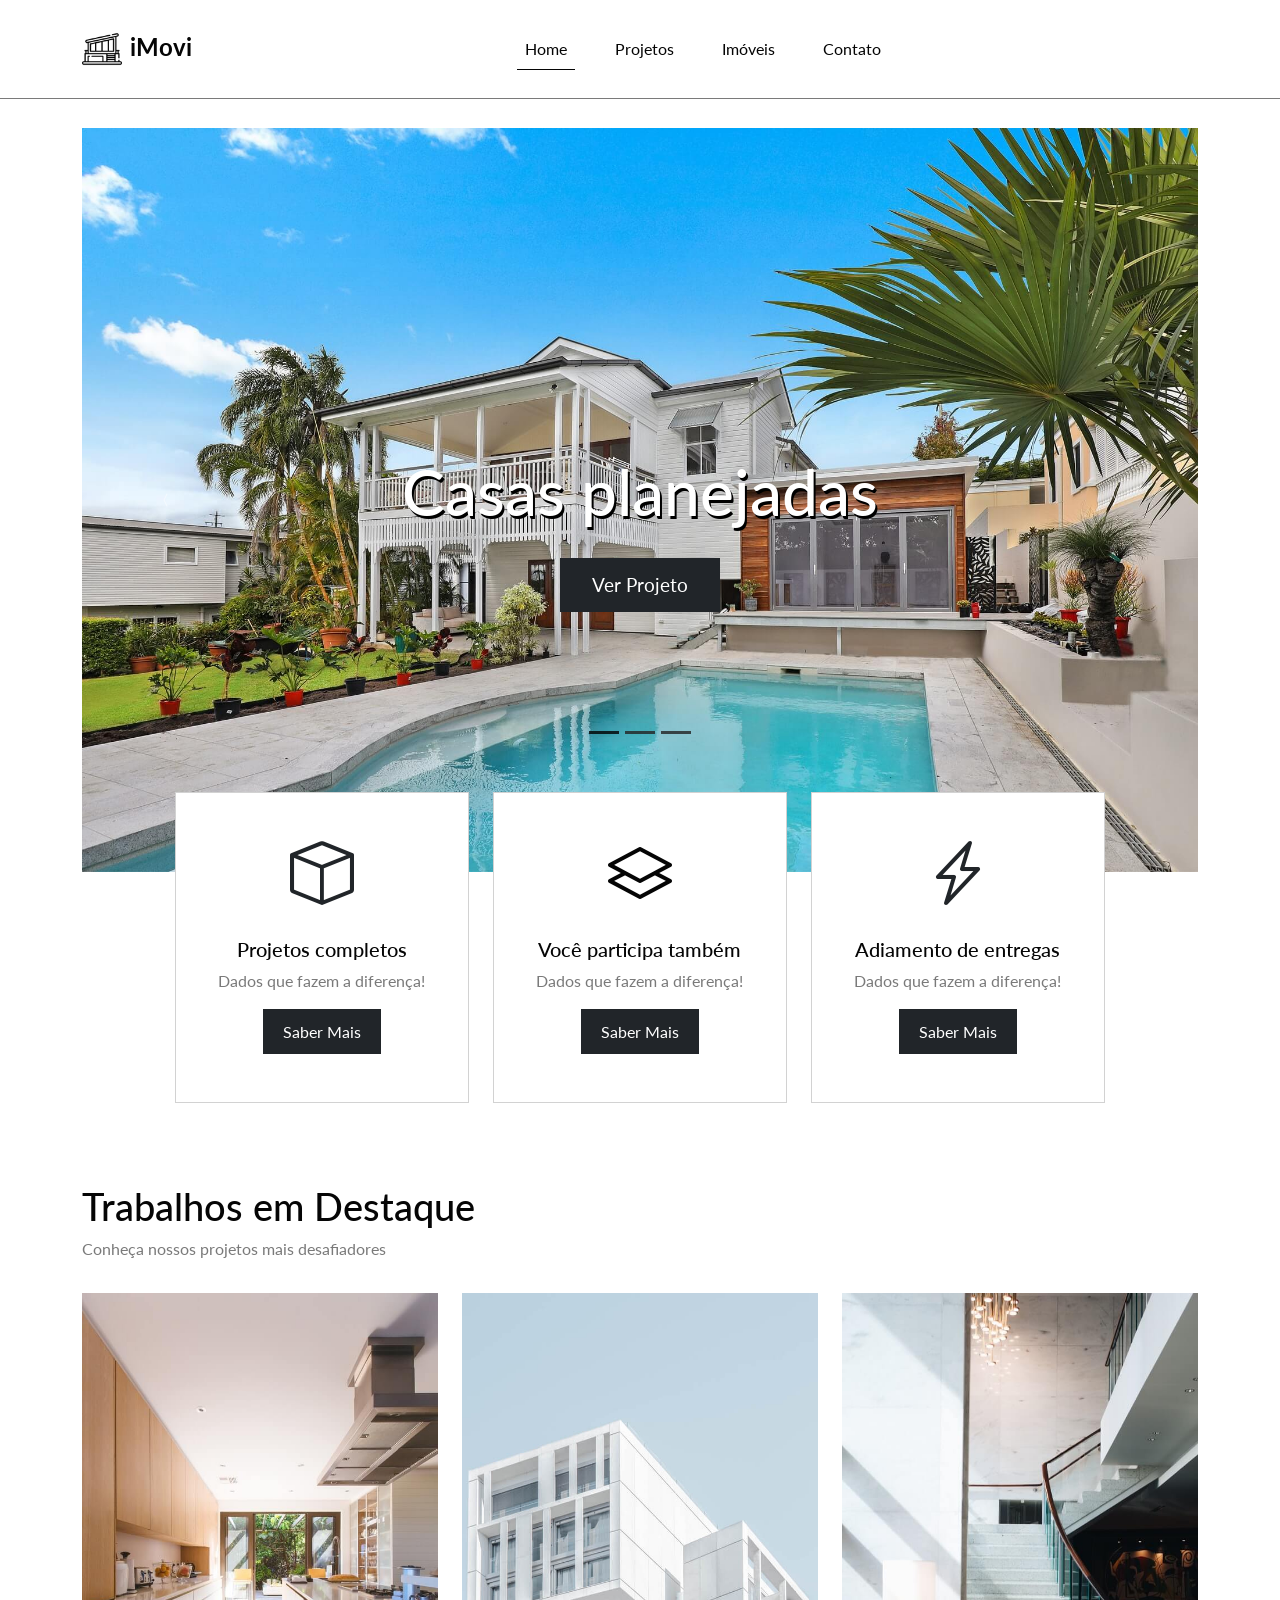
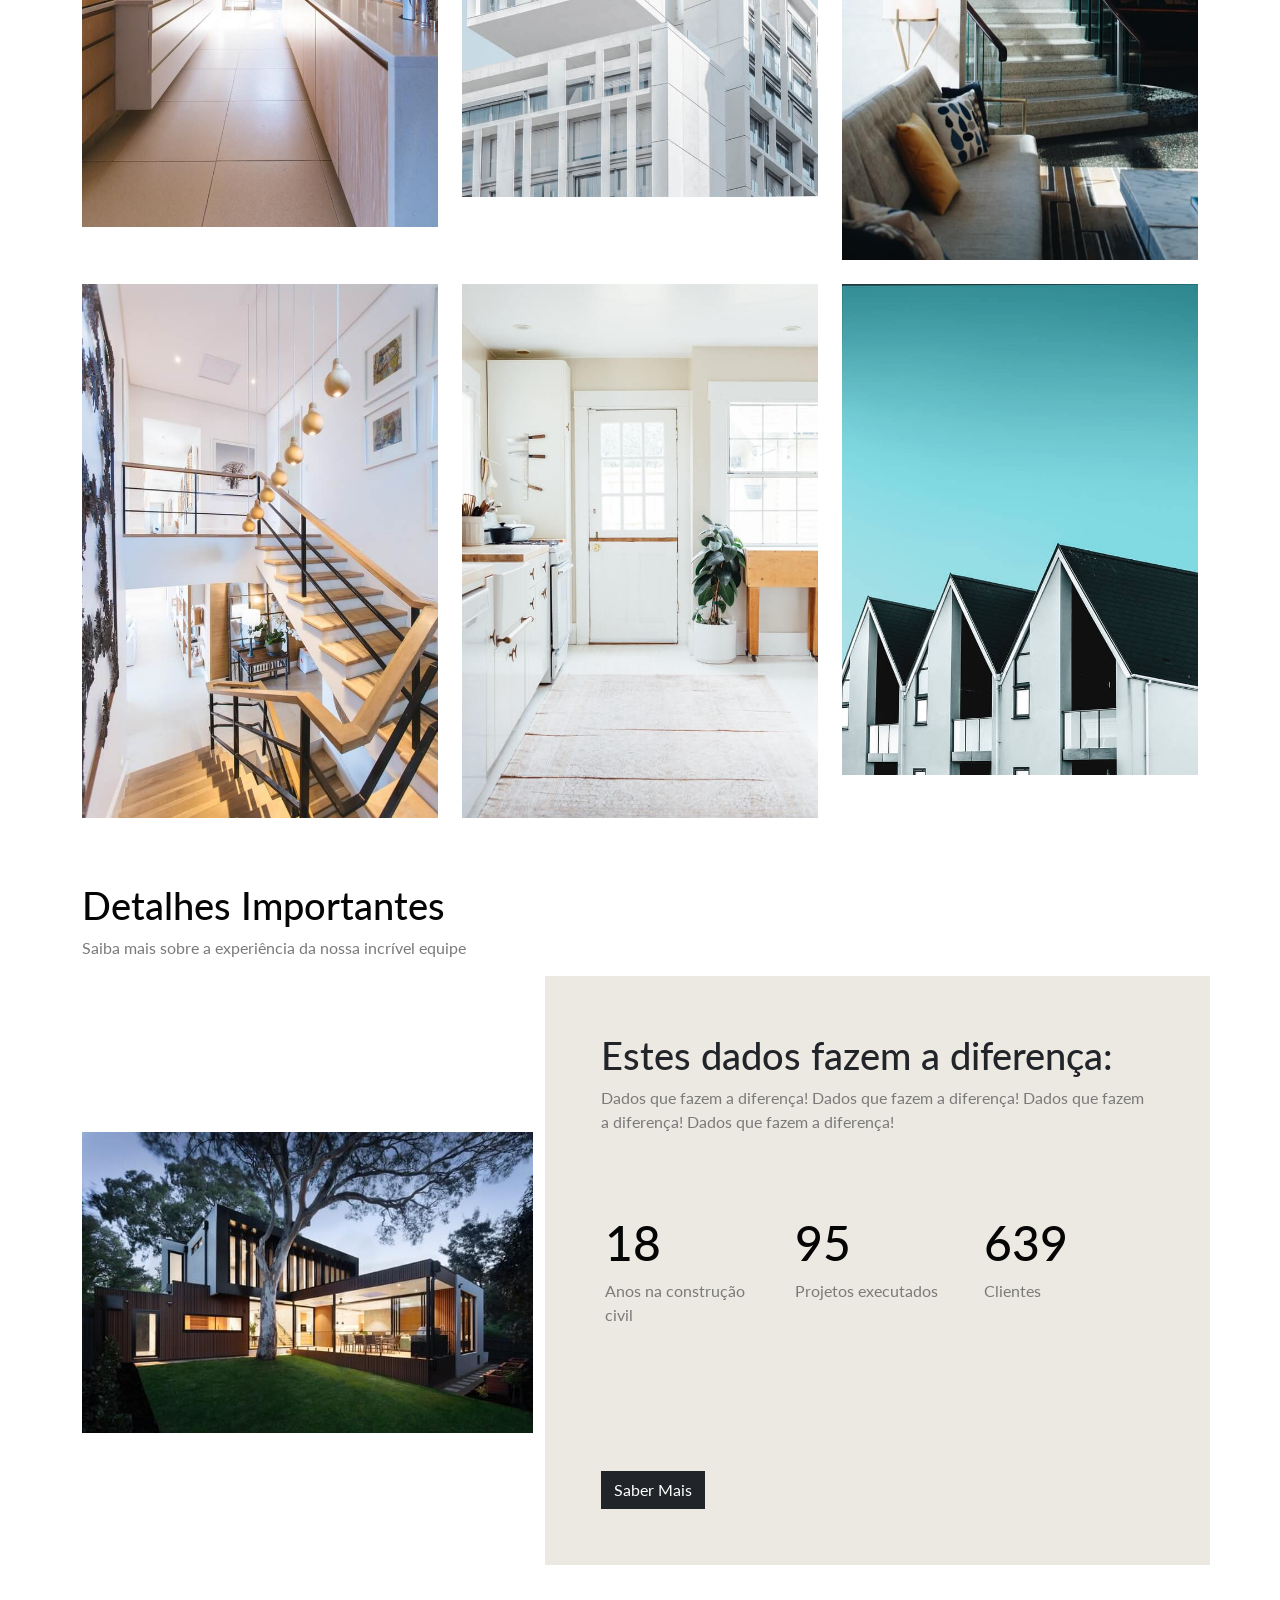
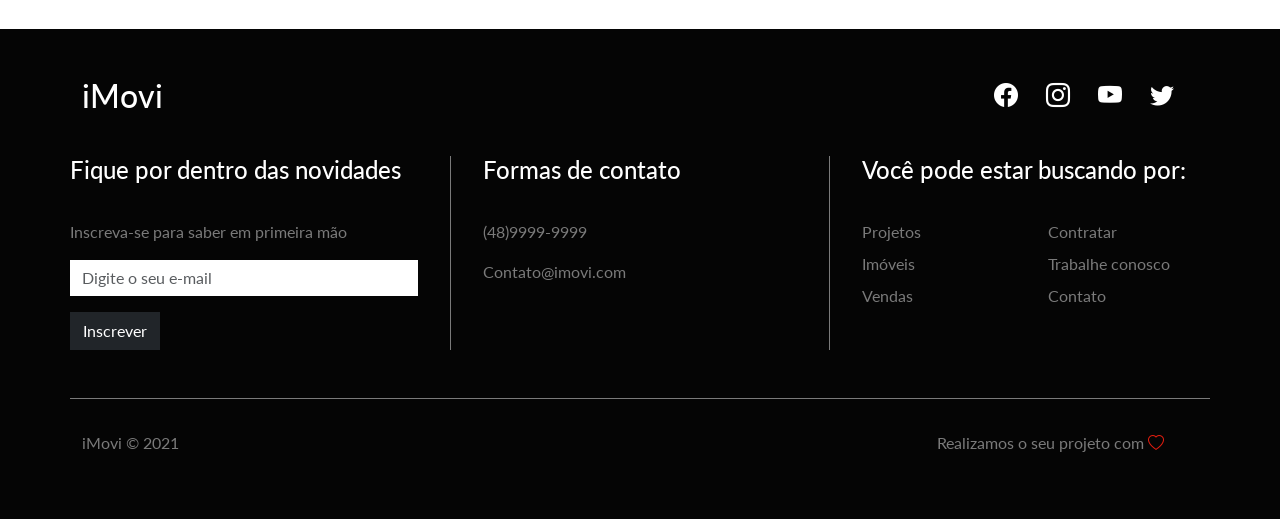
<file: ex13_projeto_imovi/index.html>
<!DOCTYPE html>
<html lang="pt-br">
  <head>
    <meta charset="UTF-8" />
    <meta http-equiv="X-UA-Compatible" content="IE=edge" />
    <meta name="viewport" content="width=device-width, initial-scale=1.0" />
    <title>iMovi</title>
    <link rel="shortcut icon" href="img/favicon.ico" type="image/x-icon" />
    <!-- Google fonts Lato -->
    <link rel="preconnect" href="https://fonts.googleapis.com" />
    <link rel="preconnect" href="https://fonts.gstatic.com" crossorigin />
    <link
      href="https://fonts.googleapis.com/css2?family=Lato:ital,wght@0,100;0,300;0,400;0,700;0,900;1,100;1,300;1,400;1,700;1,900&display=swap"
      rel="stylesheet"
    />
    <!-- CSS Bootstrap -->
    <link
      href="https://cdn.jsdelivr.net/npm/bootstrap@5.0.2/dist/css/bootstrap.min.css"
      rel="stylesheet"
      integrity="sha384-EVSTQN3/azprG1Anm3QDgpJLIm9Nao0Yz1ztcQTwFspd3yD65VohhpuuCOmLASjC"
      crossorigin="anonymous"
    />
    <!-- Bootstrap Icons -->
    <link
      rel="stylesheet"
      href="https://cdn.jsdelivr.net/npm/bootstrap-icons@1.5.0/font/bootstrap-icons.css"
    />
    <!-- CSS do projeto -->
    <link rel="stylesheet" href="css/styles.css" />
    <!-- JavaScript Bootstrap -->
    <script
      src="https://cdn.jsdelivr.net/npm/bootstrap@5.0.2/dist/js/bootstrap.bundle.min.js"
      integrity="sha384-MrcW6ZMFYlzcLA8Nl+NtUVF0sA7MsXsP1UyJoMp4YLEuNSfAP+JcXn/tWtIaxVXM"
      crossorigin="anonymous"
    ></script>
  </head>
  <body>
    <!-- NAVBAR -->
    <nav class="navbar navbar-expand-lg fixed-top bg-primary-color" id="navbar">
      <div class="container py-3">
        <a class="navbar-brand" href="#">
          <img src="img/imovi-icon.png" alt="iMovi" />
          <span>iMovi</span>
        </a>
        <button 
          class="navbar-toggler"
          type="button"
          data-bs-toggle="collapse"
          data-bs-target="#navbar-items"
          aria-controls="navbar-items"
          aria-expanded="false"
          aria-label="Toggle navigation"
        >
          <i class="bi bi-list"></i>
        </button>
        <div class="collapse navbar-collapse" id="navbar-items">
          <ul class="navbar-nav me-auto mb-2 mb-lg-0">
            <li class="nav-item">
              <a class="nav-link active" aria-current="page" href="#">Home</a>
            </li>
            <li class="nav-item">
              <a class="nav-link" href="#">Projetos</a>
            </li>
            <li class="nav-item">
              <a class="nav-link" href="#">Imóveis</a>
            </li>
            <li class="nav-item">
              <a class="nav-link" href="#">Contato</a>
            </li>
          </ul>
        </div>
      </div>
    </nav>
    <!-- SLIDER -->
    <div class="container" id="slider-container">
      <div id="slider" class="carousel slide" data-bs-ride="carousel">
        <div class="carousel-indicators">
          <button
            type="button"
            data-bs-target="#slider"
            data-bs-slide-to="0"
            class="active"
            aria-current="true"
            aria-label="Slide 1"
          ></button>
          <button
            type="button"
            data-bs-target="#slider"
            data-bs-slide-to="1"
            aria-label="Slide 2"
          ></button>
          <button
            type="button"
            data-bs-target="#slider"
            data-bs-slide-to="2"
            aria-label="Slide 3"
          ></button>
        </div>
        <div class="carousel-inner">
          <div class="carousel-item active">
            <img src="img/banner-1.jpg" class="d-block w-100" alt="Casa 1" />
            <div class="carousel-caption">
              <h5>Casas planejadas</h5>
              <a href="#" class="btn btn-dark">Ver Projeto</a>
            </div>
          </div>
          <div class="carousel-item">
            <img src="img/banner-2.jpg" class="d-block w-100" alt="Casa 2" />
            <div class="carousel-caption">
              <h5>Projetos Complexos</h5>
              <a href="#" class="btn btn-dark">Ver Projeto</a>
            </div>
          </div>
          <div class="carousel-item">
            <img src="img/banner-3.jpg" class="d-block w-100" alt="Casa 3" />
            <div class="carousel-caption">
              <h5>Projetos Inovadores</h5>
              <a href="#" class="btn btn-dark">Ver Projeto</a>
            </div>
          </div>
        </div>
        <button
          class="carousel-control-prev"
          type="button"
          data-bs-target="#slider"
          data-bs-slide="prev"
        >
          <i class="bi bi-chevron-compact-left"></i>
          <span class="visually-hidden">Previous</span>
        </button>
        <button
          class="carousel-control-next"
          type="button"
          data-bs-target="#slider"
          data-bs-slide="next"
        >
          <i class="bi bi-chevron-compact-right"></i>
          <span class="visually-hidden">Next</span>
        </button>
      </div>
      <div class="col-12 col-md-10 offset-md-1" id="mini-banners">
        <div class="row">
          <div class="col-12 col-md-4">
            <div class="card text-center">
              <i class="bi bi-box bg-primary-color"></i>
              <div class="card-body">
                <h5 class="card-title primary-color">Projetos completos</h5>
                <p class="card-text secondary-color">
                Dados que fazem a diferença!
                </p>
                <a href="#" class="btn btn-dark">Saber Mais</a>
              </div>
            </div>
          </div>
          <div class="col-12 col-md-4">
            <div class="card text-center">
              <i class="bi bi-layers primary-color"></i>
              <div class="card-body">
                <h5 class="card-title primary-color">Você participa também</h5>
                <p class="card-text secondary-color">
                  Dados que fazem a diferença!
                </p>
                <a href="#" class="btn btn-dark">Saber Mais</a>
              </div>
            </div>
          </div>
          <div class="col-12 col-md-4">
            <div class="card text-center">
              <i class="bi bi-lightning-charge"></i>
              <div class="card-body primary-color">
                <h5 class="card-title primary-color">
                  Adiamento de entregas
                </h5>
                <p class="card-text secondary-color">
                  Dados que fazem a diferença!
                </p>
                <a href="#" class="btn btn-dark">Saber Mais</a>
              </div>
            </div>
          </div>
        </div>
      </div>
    </div>
    <!-- DESTAQUES -->
    <div class="container" id="featured-container">
      <div class="col-12">
        <h2 class="title primary-color">Trabalhos em Destaque</h2>
        <p class="subtitle secondary-color">
          Conheça nossos projetos mais desafiadores
        </p>
      </div>
      <div class="col-12" id="featured-images">
        <div class="row g-4">
          <div class="col-12 col-md-4">
            <img src="img/project-1.jpg" alt="projeto 1" class="img-fluid" />
            <div class="banner-content">
              <p class="secondary-color">Categoria</p>
              <h3>Nome do Projeto</h3>
            </div>
          </div>
          <div class="col-12 col-md-4">
            <img src="img/project-2.jpg" alt="projeto 2" class="img-fluid" />
            <div class="banner-content">
              <p class="secondary-color">Categoria</p>
              <h3>Nome do Projeto</h3>
            </div>
          </div>
          <div class="col-12 col-md-4">
            <img src="img/project-3.jpg" alt="projeto 3" class="img-fluid" />
            <div class="banner-content">
              <p class="secondary-color">Categoria</p>
              <h3>Nome do Projeto</h3>
            </div>
          </div>
          <div class="col-12 col-md-4">
            <img src="img/project-4.jpg" alt="projeto 4" class="img-fluid" />
            <div class="banner-content">
              <p class="secondary-color">Categoria</p>
              <h3>Nome do Projeto</h3>
            </div>
          </div>
          <div class="col-12 col-md-4">
            <img src="img/project-5.jpg" alt="projeto 5" class="img-fluid" />
            <div class="banner-content">
              <p class="secondary-color">Categoria</p>
              <h3>Nome do Projeto</h3>
            </div>
          </div>
          <div class="col-12 col-md-4">
            <img src="img/project-6.jpg" alt="projeto 6" class="img-fluid" />
            <div class="banner-content">
              <p class="secondary-color">Categoria</p>
              <h3>Nome do Projeto</h3>
            </div>
          </div>
        </div>
      </div>
    </div>
    <!-- INFO -->
    <div class="container" id="info-container">
      <div class="col-12">
        <h2 class="title primary-color">Detalhes Importantes</h2>
        <p class="subtitle secondary-color">
          Saiba mais sobre a experiência da nossa incrível equipe
        </p>
      </div>
      <div class="col-12">
        <div class="row">
          <div class="col-12 col-md-5" id="info-banner">
            <img src="img/infobanner.jpg" alt="Informações" class="img-fluid" />
          </div>
          <div class="col-12 col-md-7 bg-secondary-color" id="info-content">
            <div class="row">
              <div class="col-12">
                <h2 class="title">Estes dados fazem a diferença:</h2>
                <p class="subtitle secondary-color">
                 Dados que fazem a diferença!
                 Dados que fazem a diferença!
                 Dados que fazem a diferença!
                 Dados que fazem a diferença!
                </p>
              </div>
              <div class="col-12" id="info-numbers">
                <div class="row">
                  <div class="col-4">
                    <h3 class="primary-color">18</h3>
                    <p class="secondary-color">Anos na construção civil</p>
                  </div>
                  <div class="col-4">
                    <h3 class="primary-color">95</h3>
                    <p class="secondary-color">Projetos executados</p>
                  </div>
                  <div class="col-4">
                    <h3 class="primary-color">639</h3>
                    <p class="secondary-color">Clientes</p>
                  </div>
                </div>
              </div>
              <div class="col-12">
                <a class="btn btn-dark">Saber Mais</a>
              </div>
            </div>
          </div>
        </div>
      </div>
    </div>
    <!-- FOOTER -->
    <footer class="container-fluid bg-dark-color" id="footer">
      <div class="container">
        <div class="row">
          <!-- FOOTER TOP -->
          <div class="col-12" id="footer-top">
            <div class="row justify-content-between">
              <div class="col-4">
                <h2>
                  iMovi
                </h2>
              </div>
              <div class="col-4" id="social-icons">
                <i class="bi bi-facebook"></i>
                <i class="bi bi-instagram"></i>
                <i class="bi bi-youtube"></i>
                <i class="bi bi-twitter"></i>
              </div>
            </div>
          </div>
          <!-- FOOTER DETAILS -->
          <div class="col-12" id="footer-details">
            <div class="row">
              <div class="col-12 col-md-4" id="news-container">
                <h4>Fique por dentro das novidades</h4>
                <p class="secondary-color">
                  Inscreva-se para saber em primeira mão
                </p>
                <form>
                  <div class="mb-3">
                    <input
                      type="email"
                      class="form-control"
                      placeholder="Digite o seu e-mail"
                    />
                  </div>
                  <button class="btn btn-dark">Inscrever</button>
                </form>
              </div>
              <div class="col-12 col-md-4" id="contact-container">
                <h4>Formas de contato</h4>
                <p class="secondary-color">(48)9999-9999</p>
                <p class="secondary-color">Contato@imovi.com</p>
              </div>
              <div class="col-12 col-md-4" id="links-container">
                <div class="row">
                  <h4>Você pode estar buscando por:</h4>
                  <div class="col-6">
                    <ul class="list-unstyled">
                      <li><a href="#" class="secondary-color">Projetos</a></li>
                      <li><a href="#" class="secondary-color">Imóveis</a></li>
                      <li><a href="#" class="secondary-color">Vendas</a></li>
                    </ul>
                  </div>
                  <div class="col-6">
                    <ul class="list-unstyled">
                      <li><a href="#" class="secondary-color">Contratar</a></li>
                      <li>
                        <a href="#" class="secondary-color">Trabalhe conosco</a>
                      </li>
                      <li><a href="#" class="secondary-color">Contato</a></li>
                    </ul>
                  </div>
                </div>
              </div>
            </div>
          </div>
          <!-- FOOTER BOTTOM -->
          <div class="col-12" id="footer-bottom">
            <div class="row justify-content-between">
              <div class="col-12 col-md-3">
                <p class="secondary-color">iMovi &copy; 2021</p>
              </div>
              <div class="col-12 col-md-3">
                <p class="secondary-color">
                  Realizamos o seu projeto com
                  <i class="bi bi-heart"></i>
                </p>
              </div>
            </div>
          </div>
        </div>
      </div>
    </footer>
  </body>
</html>
</file>
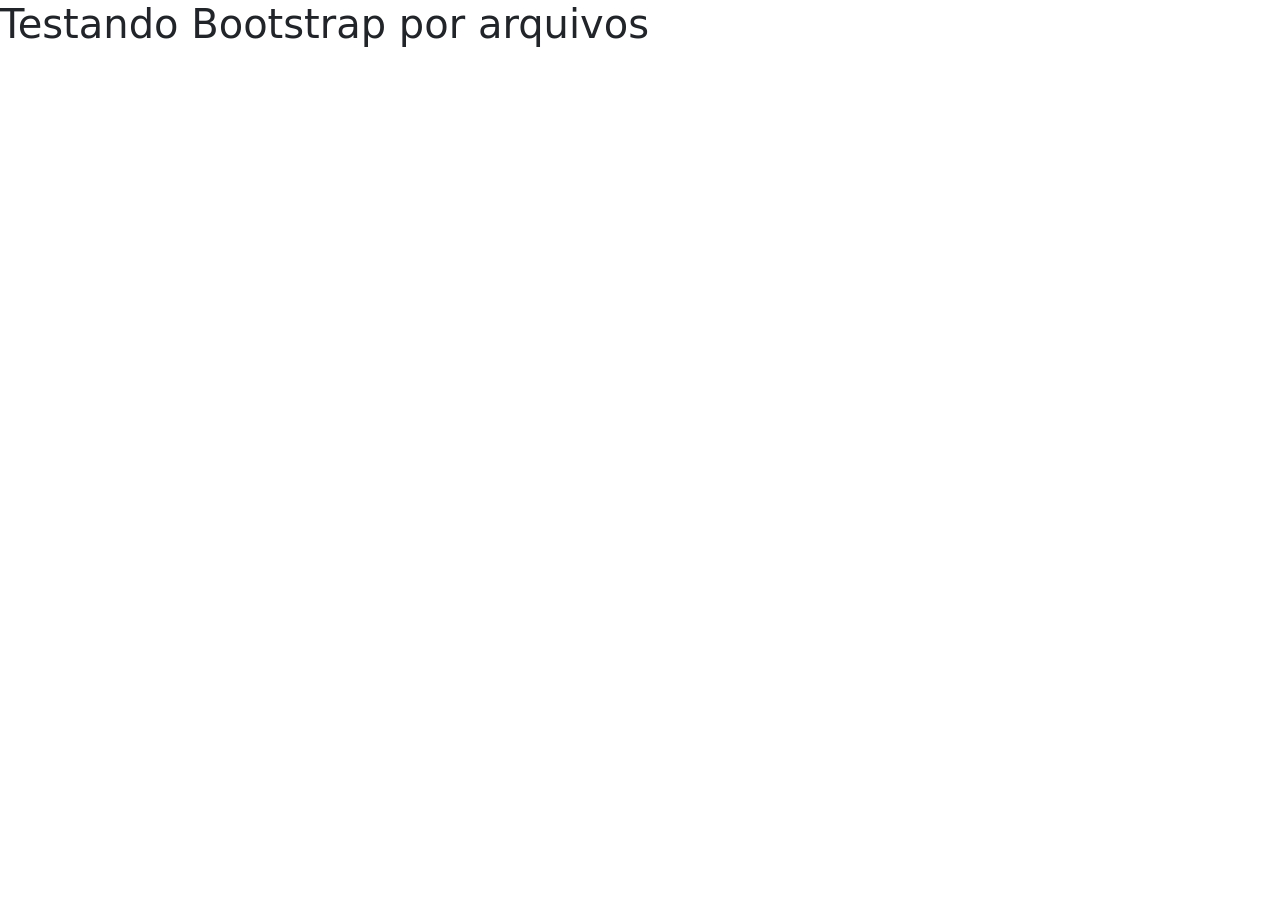
<file: ex1a_instalacao_arquivos/index.html>
<!DOCTYPE html>
<html lang="pt-br">
<head>
  <meta charset="UTF-8">
  <meta http-equiv="X-UA-Compatible" content="IE=edge">
  <meta name="viewport" content="width=device-width, initial-scale=1.0">
  <title>Bootstrap Arquivos</title>

  <!-- 1ª Digitação (Aqui) -->
   <link rel="stylesheet" href="./css/bootstrap.min.css">
</head>
<body>

  <!-- 2ª Digitação (Aqui) -->
   <h1>Testando Bootstrap por arquivos</h1>
   <script src="./js/bootstrap.bundle.min.js"></script>

</body>
</html>
</file>
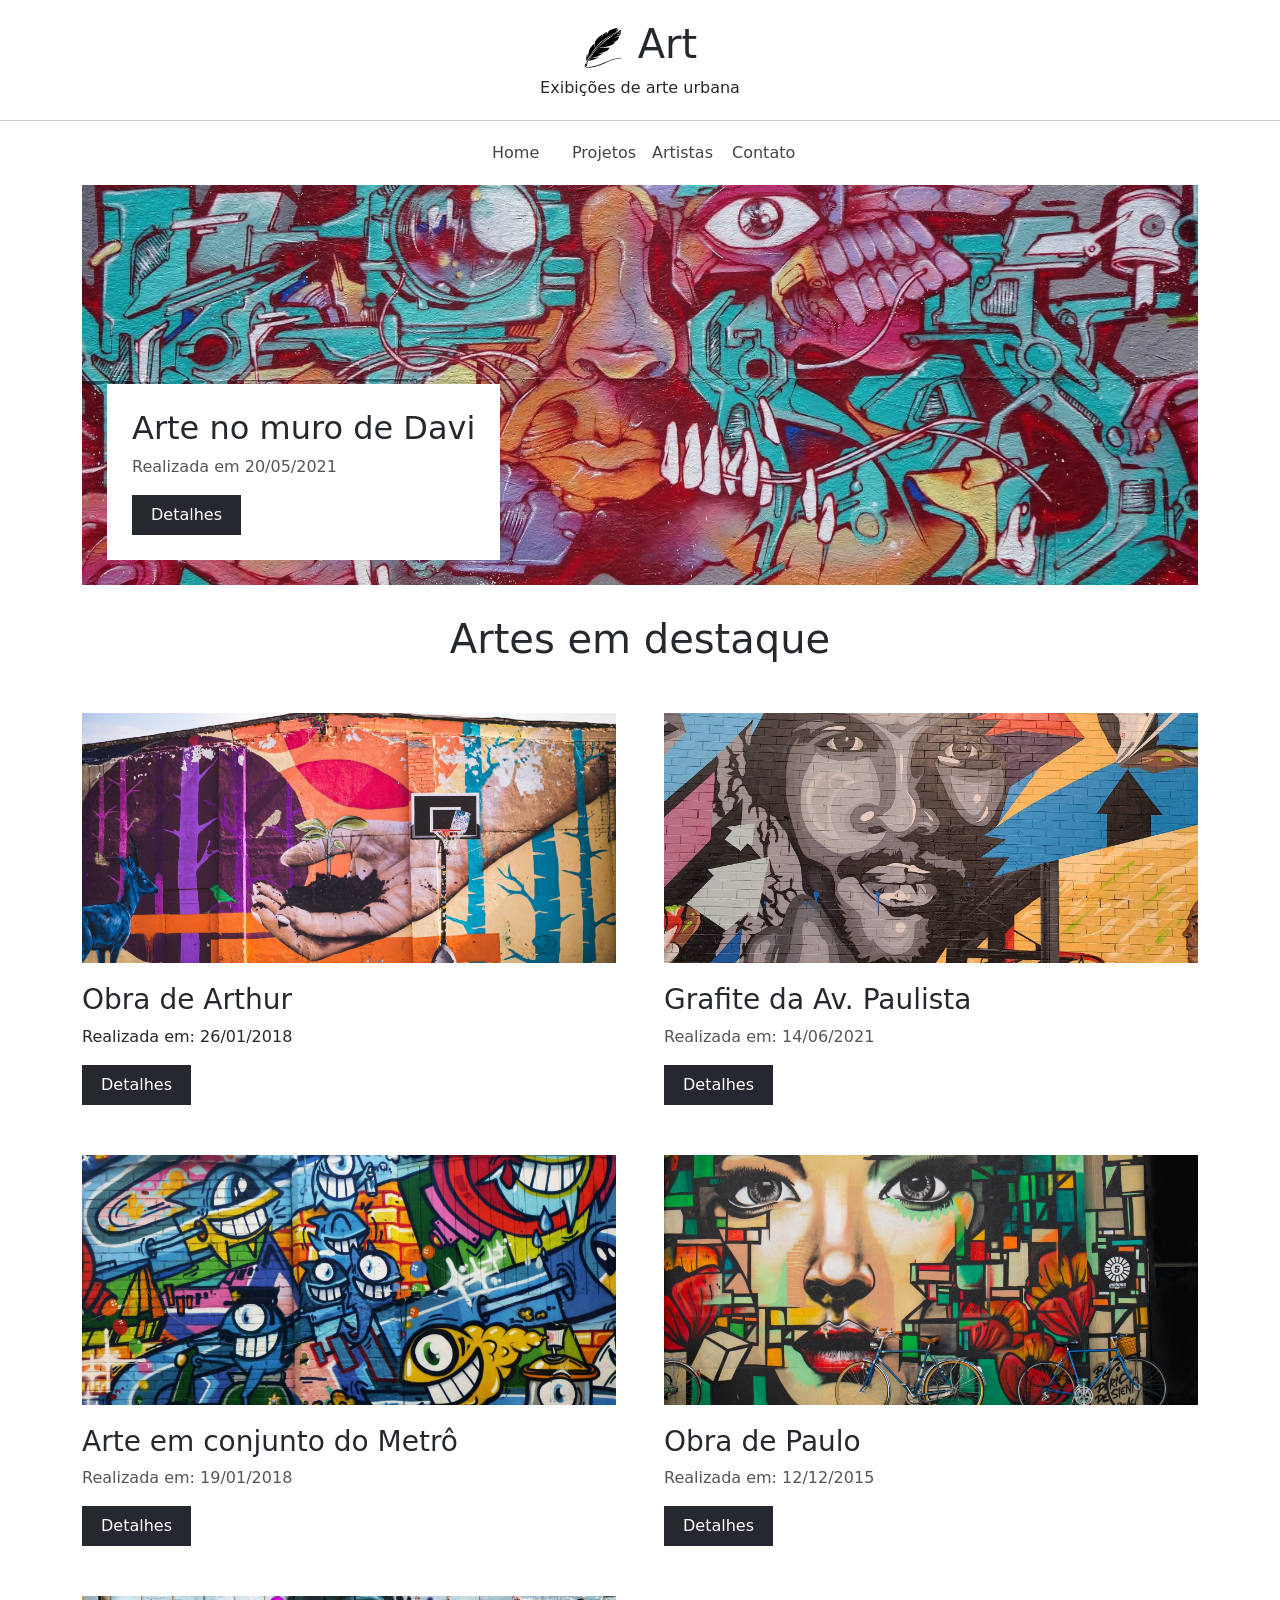
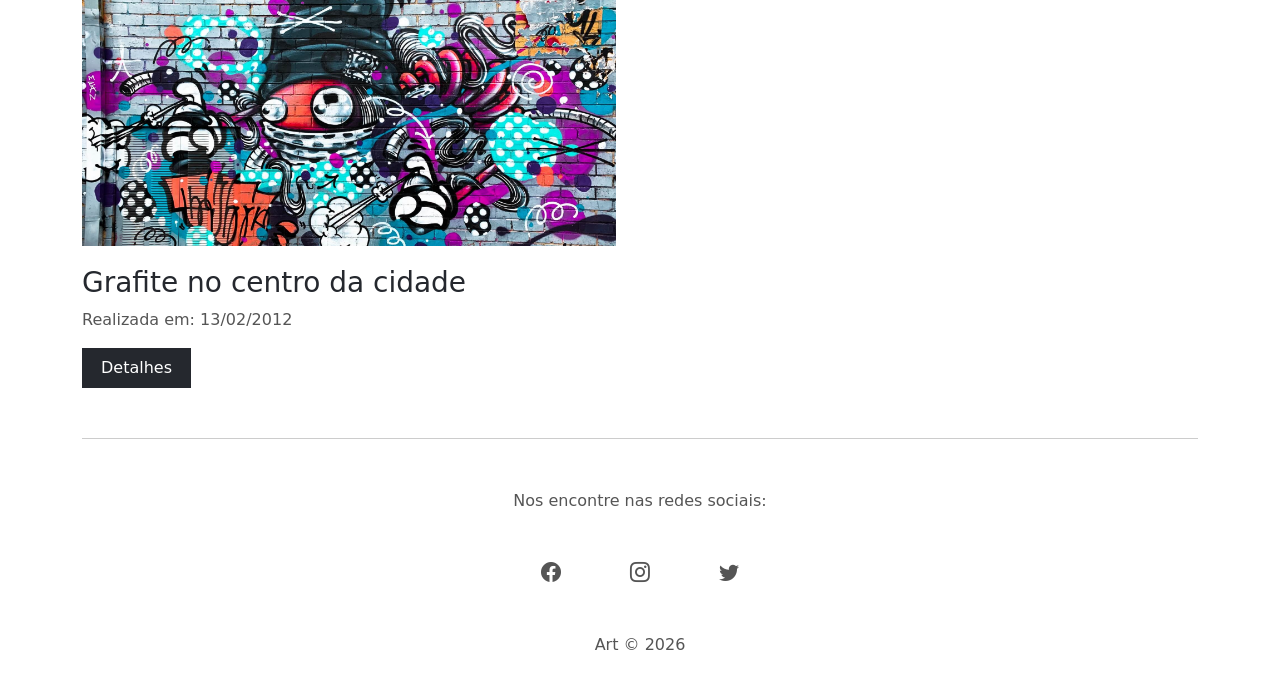
<file: ex11_projeto_art/Art_(Alunos)/index.html>
<!DOCTYPE html>
<html lang="pt-br">
<head>
  <meta charset="UTF-8">
  <meta http-equiv="X-UA-Compatible" content="IE=edge">
  <meta name="viewport" content="width=device-width, initial-scale=1.0">
  <!-- Fav icon -->
  <link rel="shortcut icon" href="img/favicon.ico" type="image/x-icon">
  <!-- Bootstrap -->
  <link href="https://cdn.jsdelivr.net/npm/bootstrap@5.3.3/dist/css/bootstrap.min.css" rel="stylesheet">
  <!-- Bootstrap ícones -->
  <link rel="stylesheet" href="https://cdn.jsdelivr.net/npm/bootstrap-icons@1.11.3/font/bootstrap-icons.css">
  <!-- CSS -->
  <link rel="stylesheet" href="css/styles.css">
  <title>Art</title>
</head>
<body>
  <!-- HEADER -->
  <div class="container-fluid">
    <header id="header" class="row">
      <div id="logo-container">
        <img id="logo"  src="img/art_logo.svg" alt="Art">
        <h1>Art</h1>
      </div>
      <p>Exibições de arte urbana</p>
    </header>
    <nav id="navbar" class="container">
      <div class="row justify-content-center">
        <a href="#">Home</a>
        <a href="#">Projetos</a>
        <a href="#">Artistas</a>
        <a href="#">Contato</a>
      </div>
    </nav>
</div>

<!-- MAIN IMAGE -->
 <div class="container" id="main-image-container">
  <div class="main-image center-image">
    <div class="main-image-info">
      <h2>Arte no muro de Davi</h2>
      <p class="secondary-color">Realizada em 20/05/2021</p>
      <a class="btn" href="#">Detalhes</a>
    </div>
  </div>
 </div>

 <!-- GALERY -->
  <div class="container" id="gallery-container">
      <div class="col-12">
        <h1>Artes em destaque</h1>
      </div>
      <div class="row gx-md-5">
        <div class="col-xs-12 col-md-6">
          <div class="small-image-container center-image" id="img-2"></div>
          <h3>Obra de Arthur</h3>
          <p>Realizada em: 26/01/2018</p>
          <a class="btn" href="#">Detalhes</a>
        </div>
        <div class="col-xs-12 col-md-6">
          <div class="small-image-container center-image" id="img-3"></div>
          <h3>Grafite da Av. Paulista</h3>
          <p class="secondary-color">Realizada em: 14/06/2021</p>
          <a class="btn" href="#">Detalhes</a>
        </div>
         <div class="col-xs-12 col-md-6">
          <div class="small-image-container center-image" id="img-4"></div>
          <h3>Arte em conjunto do Metrô</h3>
          <p class="secondary-color">Realizada em: 19/01/2018</p>
          <a class="btn" href="#">Detalhes</a>
        </div>
         <div class="col-xs-12 col-md-6">
          <div class="small-image-container center-image" id="img-5"></div>
          <h3>Obra de Paulo</h3>
          <p class="secondary-color">Realizada em: 12/12/2015</p>
          <a class="btn" href="#">Detalhes</a>
        </div>
         <div class="col-xs-12 col-md-6">
          <div class="small-image-container center-image" id="img-6"></div>
          <h3>Grafite no centro da cidade</h3>
          <p class="secondary-color">Realizada em: 13/02/2012</p>
          <a class="btn" href="#">Detalhes</a>
        </div>
  </div>
  <footer class="container">
    <p class="secondary-color">Nos encontre nas redes sociais:</p>
    <div class="row justify-content-center" id="social-icons-container">
      <div class="col-1">
        <a href="#"><i class="bi bi-facebook secondary-color"></i></a>
    </div>
        <div class="col-1">
            <a href="#"><i class="bi bi-instagram secondary-color"></i></a>
    </div>
        <div class="col-1">
          <a href="#"><i class="bi bi-twitter secondary-color"></i></a>
    </div>
    </div>
    <p class="secondary-color">Art &copy; 2026</p>
  </footer>
</body>
</html>
</file>
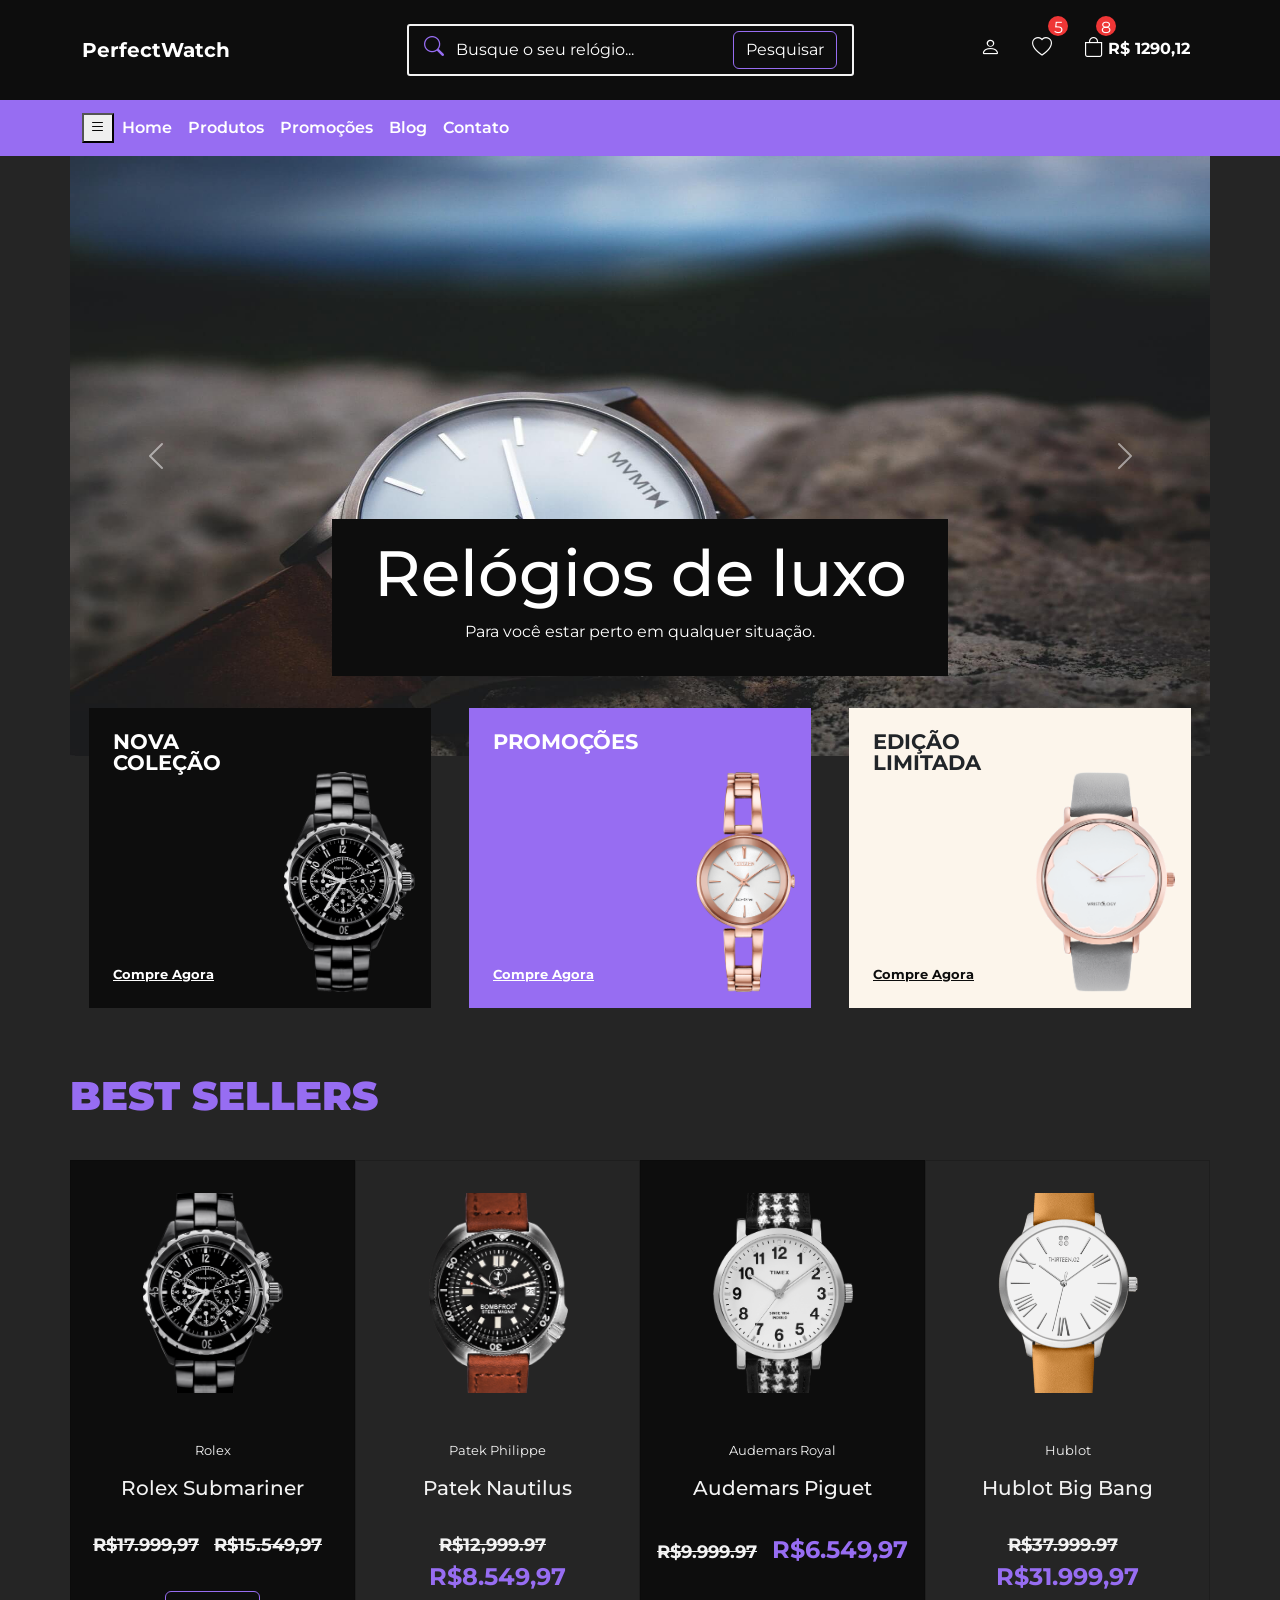
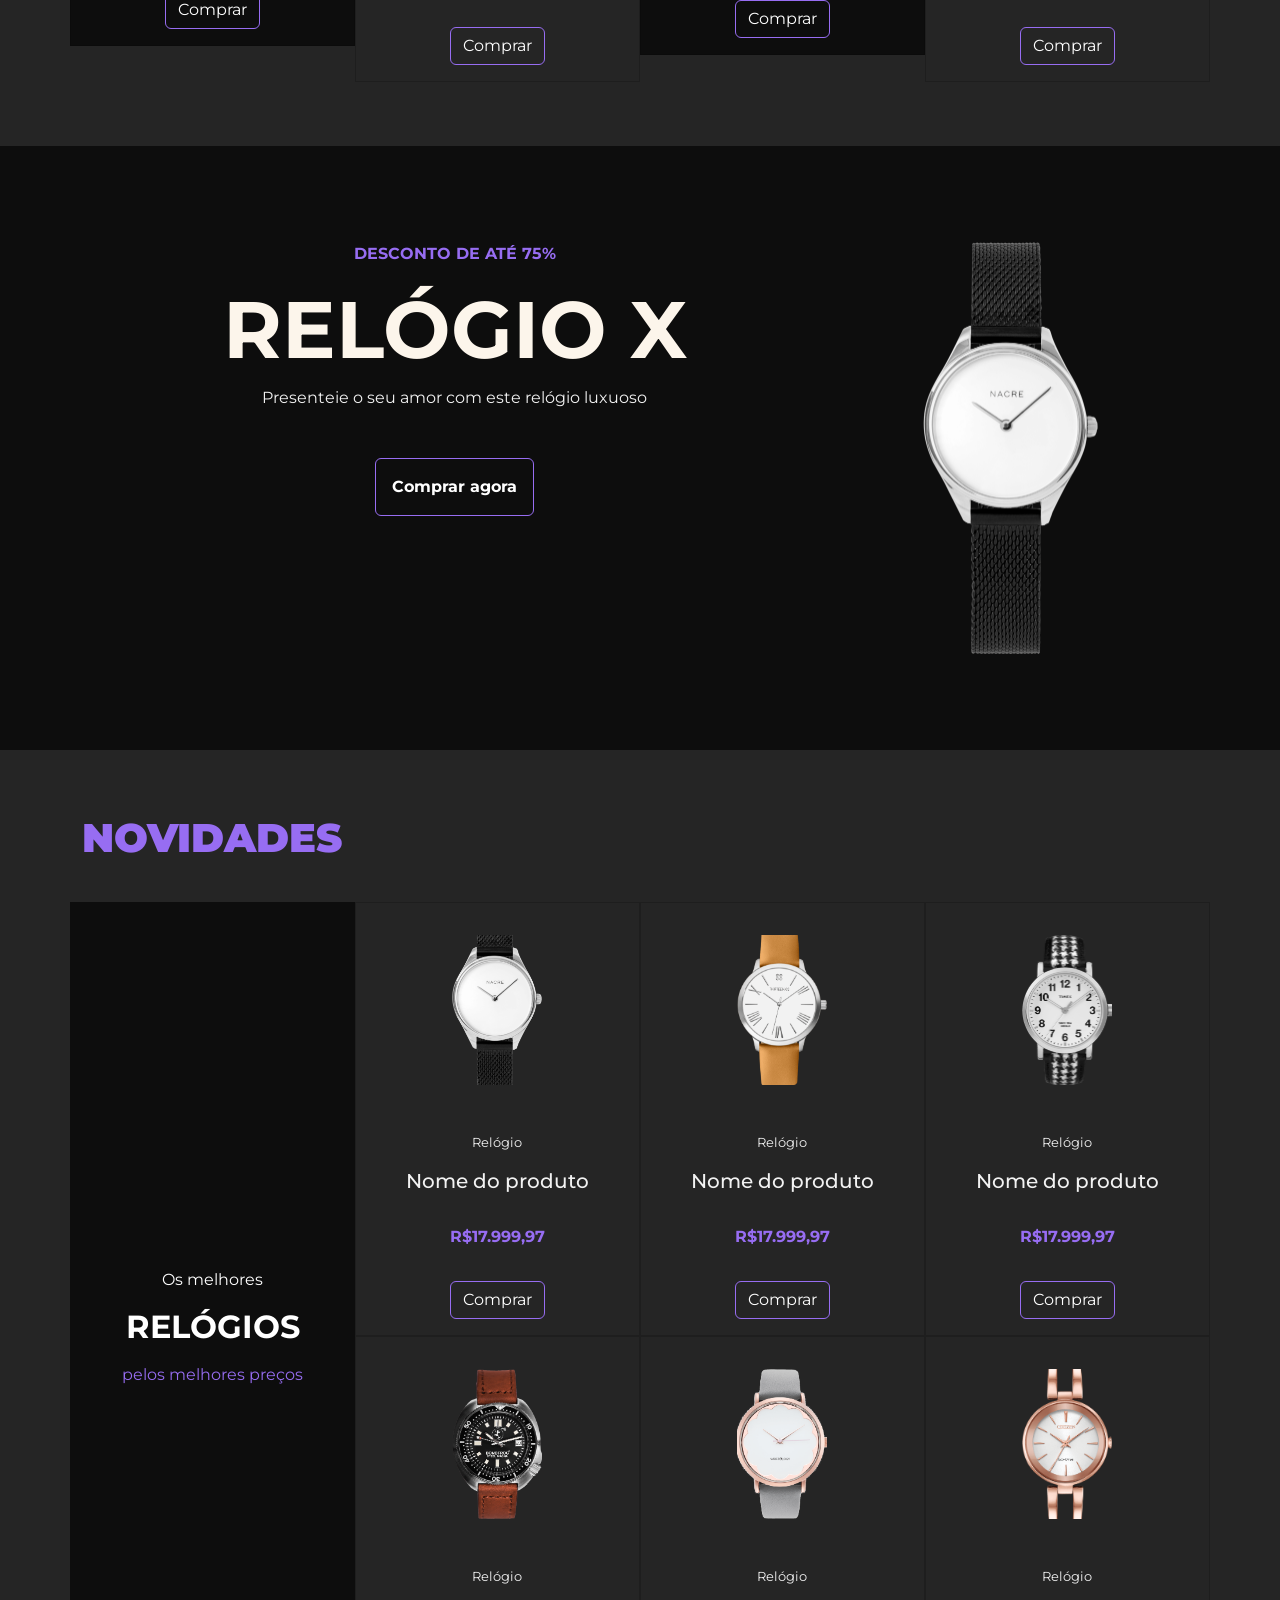
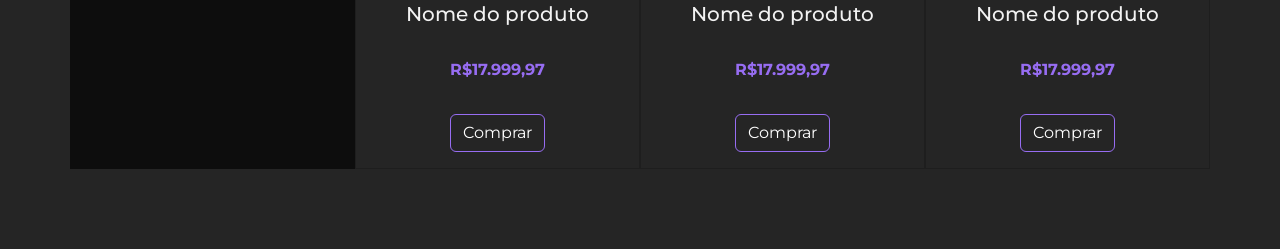
<file: ex12_projeto-perfectwatch/PerfectWatch (Completo)/PerfectWatch (Completo)/index.html>
<!DOCTYPE html>
<html lang="pt-br">
<head>
  <meta charset="UTF-8">
  <meta http-equiv="X-UA-Compatible" content="IE=edge">
  <meta name="viewport" content="width=device-width, initial-scale=1.0">
  <title>PerfectWatch</title>

  <!-- Favicon -->
  <link rel="shortcut icon" href="img/favicon.ico" type="image/x-icon">

  <!-- Google fonts -->
  <link rel="preconnect" href="https://fonts.googleapis.com">
  <link rel="preconnect" href="https://fonts.gstatic.com" crossorigin>
  <link href="https://fonts.googleapis.com/css2?family=Montserrat:ital,wght@0,100;0,200;0,300;0,400;0,500;0,600;0,700;0,800;0,900;1,100;1,200;1,300;1,400;1,500;1,600;1,700;1,800;1,900&display=swap" rel="stylesheet">

  <!-- Link (Bootstrap) -->
  <link href="https://cdn.jsdelivr.net/npm/bootstrap@5.3.1/dist/css/bootstrap.min.css" rel="stylesheet" integrity="sha384-4bw+/aepP/YC94hEpVNVgiZdgIC5+VKNBQNGCHeKRQN+PtmoHDEXuppvnDJzQIu9" crossorigin="anonymous">
  
  <!-- Link para (Bootstrap Icons) -->
  <link rel="stylesheet" href="https://cdn.jsdelivr.net/npm/bootstrap-icons@1.10.5/font/bootstrap-icons.css">

  <!-- Link CSS (Próprio) -->
  <link rel="stylesheet" href="css/styles.css">

  <!-- JavaScript Bundle with Popper -->
  <script src="https://cdn.jsdelivr.net/npm/bootstrap@5.3.1/dist/js/bootstrap.bundle.min.js" integrity="sha384-HwwvtgBNo3bZJJLYd8oVXjrBZt8cqVSpeBNS5n7C8IVInixGAoxmnlMuBnhbgrkm" crossorigin="anonymous" defer></script>
  
</head>
<body>
  <!-- NAVBAR -->
  <!-- Primeira Barra de Navegação -->
  <nav class="navbar navbar-expand-lg destaque py-4 px-2" id="navbar">
    <div class="container">
      <!-- Marca ou Logo -->
      <a class="navbar-brand" href="#">PerfectWatch</a>

      <!-- Itens da barra de navegação -->
      <div id="navbar-items">
        <div></div> 

        <!-- Formulário de Busca -->
        <form class="d-flex" id="search-form">
          <i class="bi bi-search primary-color"></i>
          <input class="form-control me-2" type="search" placeholder="Busque o seu relógio..." aria-label="Search">
          <button class="btn secondary-bg-color" type="submit">Pesquisar</button>
        </form>

        <!-- Ícones da barra de navegação -->
        <ul class="navbar-nav mb-2 mb-lg-0">
          <li class="nav-item">
            <a class="nav-link" href="#">
              <i class="bi bi-person"></i>
            </a>
          </li>
          <li class="nav-item">
            <a class="nav-link" href="#">
              <i class="bi bi-heart"></i>
            </a>
            <span class="qty-info">5</span>
          </li>
          <li class="nav-item" id="bag-item">
            <a class="nav-link" href="#">
              <i class="bi bi-bag"></i>
              <b>R$ 1290,12</b>
            </a>
            <span class="qty-info">8</span>
          </li>
        </ul>
      </div>
    </div>
  </nav>

  <!-- Barra de Navegação Inferior -->
  <nav class="navbar navbar-expand-lg secondary-bg-color p-2" id="bottom-navbar-container">
    <div class="container">
      <!-- Botão para mostrar/esconder o menu -->
      <button class="mnavbar-toggler" type="button" data-bs-toggle="collapse" data-bs-target="#bottom-navbar" aria-controls="bottom-navbar" aria-expanded="false" aria-label="Toggle navigation">
        <i class="bi bi-list"></i>
      </button>

      <!-- Itens do menu de navegação inferior -->
      <ul class="navbar-nav mb-2 mb-lg-0 collapse navbar-collapse" id="bottom-navbar">
        <li class="bav-item sobre">
          <a class="nav-link" href="#">
            Home
          </a>
        </li>
        <li class="bav-item sobre">
          <a class="nav-link" href="#">
            Produtos
          </a>
        </li>
        <li class="bav-item sobre">
          <a class="nav-link" href="#">
            Promoções
          </a>
        </li>
        <li class="bav-item sobre">
          <a class="nav-link" href="#">
            Blog
          </a>
        </li>
        <li class="bav-item sobre">
          <a class="nav-link" href="#">
            Contato
          </a>
        </li>
      </ul>
    </div>
  </nav>



  <!-- BANNERS -->
  <div class="container" id="banners-container">
    <div id="slider" class="carousel slide" data-bs-ride="carousel">
      <div class="carousel-inner">
        <!-- Primeiro slide do carousel -->
        <div class="carousel-item active">
          <img src="img/banner1.jpg" class="d-block w-100 img-fluid" alt="...">
          <div class="carousel-caption destaque">
            <h5>Relógios de luxo</h5>
            <p>Para você estar perto em qualquer situação.</p>
          </div>
        </div>
        <!-- segundo slide do carousel -->
        <div class="carousel-item">
          <img src="img/banner3.jpg" class="d-block w-100 img-fluid" alt="...">
          <div class="carousel-caption destaque">
            <h5>Linha Importada</h5>
            <p>Conheça os melhores relógios suíços, com pronta entrega.</p>
          </div>
        </div>
      </div>
      <!-- Botões de controle para navegar entre slides -->
      <button class="carousel-control-prev" type="button" data-bs-target="#slider" data-bs-slide="prev">
        <span class="carousel-control-prev-icon" aria-hidden="true"></span>
        <span class="visually-hidden">Previous</span>
      </button>
      <button class="carousel-control-next" type="button" data-bs-target="#slider" data-bs-slide="next">
        <span class="carousel-control-next-icon" aria-hidden="true"></span>
        <span class="visually-hidden">Next</span>
      </button>
    </div>

    <!-- MINI BANNERS -->
    <div class="container" id="mini-banners">
      <!-- Linha de mini banners -->
       <div class="row justify-content-around">
        <!-- Mini banner 1 -->
        <div class="col-12 dark-bg-color" id="mini-banner-1">
          <h2>Nova Coleção</h2>
          <img src="img/relogio1.png" alt="Relógio 1">
          <a href="#">Compre Agora</a>
        </div>
        <!-- Mini banner 2 -->
        <div class="col-12 secondary-bg-color" id="mini-banner-2">
          <h2>Promoções</h2>
          <img src="img/relogio2.png" alt="Relógio 2">
          <a href="#">Compre Agora</a>
        </div>
        <!-- Mini banner 3 -->
        <div class="col-12 light-bg-color" id="mini-banner-3">
          <h2 class="text-dark">Edição limitada</h2>
          <a href="#">Compre Agora</a>
          <img src="img/relogio3.png" alt="Relógio 3">
        </div>
      </div>
    </div>
  </div>


  <!-- BEST SELLERS -->

  <div class="container" id="best-sellers">
    <!-- Titulo da seção -->
     <h2 class="title primary-color">Best Sellers</h2>

    <!-- Linha com os produtos best sellers -->
    <div class="row">
      <!-- Primeiro produto -->
      <div class="col-12 col-md-3">
        <div class="card destaque">
          <img src="img/relogio1.png" class="card-img-top img-fluid" alt="Relógio">
          <div class="card-body">
            <!-- Categoria do produto -->
            <p class="card-category secondary-color">Rolex</p>
            <!-- Título do produto -->
            <h5 class="card-title secondary-color">Rolex Submariner</h5>
            <p class="card-text primary-color">
              <!-- Preço original e preço com desconto do produto -->
              <span class="original-price">R$17.999,97</span>
              <span class="original-price">R$15.549,97</span>
            </p>
            <!-- Botão de compra do produto -->
            <a href="#" class="btn btn-primary">Comprar</a>
          </div>
        </div>
      </div>
      <!-- Segundo produto -->
      <div class="col-12 col-md-3">
        <div class="card primary-bg-color">
          <img src="img/relogio4.png" class="card-img-top img-fluid" alt="Relógio">
          <div class="card-body">
            <!-- Categoria do produto -->
            <p class="card-category secondary-color">Patek Philippe</p>
            <!-- Título do produto -->
            <h5 class="card-title secondary-color">Patek Nautilus</h5>
            <p class="card-text primary-color">
              <!-- Preço original e com desconto -->
              <span class="original-price">R$12,999.97</span>
              <span class="discount-price">R$8.549,97 </span>
            </p>
            <!-- Bootão de compra -->
            <a href="#" class="btn btn-primary">Comprar</a>
          </div>
        </div>
      </div>
      <!-- terceiro produto -->
      <div class="col-12 col-md-3">
        <div class="card destaque">
          <img src="img/relogio5.png" class="card-img-top img-fluid" alt="Relógio">
          <div class="card-body">
            <!-- Categoria do produto -->
            <p class="card-category secondary-color">Audemars Royal</p>
            <!-- Título do produto -->
            <h5 class="card-title secondary-color">Audemars Piguet</h5>
            <p class="card-text primary-color">
              <!-- Preço original e com desconto -->
              <span class="original-price">R$9.999.97</span>
              <span class="discount-price">R$6.549,97 </span>
            </p>
            <!-- Bootão de compra -->
            <a href="#" class="btn btn-primary">Comprar</a>
          </div>
        </div>
      </div>
      <!-- quarto produto -->
      <div class="col-12 col-md-3">
        <div class="card primary-bg-color">
          <img src="img/relogio6.png" class="card-img-top img-fluid" alt="Relógio">
          <div class="card-body">
            <!-- Categoria do produto -->
            <p class="card-category secondary-color">Hublot</p>
            <!-- Título do produto -->
            <h5 class="card-title secondary-color">Hublot Big Bang</h5>
            <p class="card-text primary-color">
              <!-- Preço original e com desconto -->
              <span class="original-price">R$37.999.97</span>
              <span class="discount-price">R$31.999,97 </span>
            </p>
            <!-- Bootão de compra -->
            <a href="#" class="btn btn-primary">Comprar</a>
          </div>
        </div>
      </div>
    </div>
  </div>


  <!-- BANNER DESTAQUE -->

  <div class="container-fluid" id="bottom-banner">
    <div class="row">
      <!-- Coluna para texto -->
      <div class="col-12 col-md-8">
      <!-- Subtítulo da oferta -->
      <p class="primary-color offer-subtitle">Desconto de até 75%</p>
      <!-- Título do banner -->
      <h2 class="light-color">Relógio X</h2>
      <!-- Descrição do banner -->
      <p class="secondary-color">Presenteie o seu amor com este relógio luxuoso</p>
      <!-- Botão de ação -->
      <a href="#" class="btn btn-primary">Comprar agora</a>
      </div>
      <!-- Coluna para imagem -->
      <div class="col-12 col-md-4">
        <img src="img/relogio7.png" alt="relogio 7">
      </div>
    </div>
  </div>

 
<!-- NOVIDADES (New Products) -->

<div class="container" id="new-products">
  <!-- Título da seção -->
   <h2 class="title primary-color">Novidades</h2>

   <!-- Linha com conteúdo da seção  -->
  <div class="row">
    <!-- Coluna para o banner de novidades (apenas em telas maiores) -->
    <div class="col-12 col-md-3 d-none d-md-flex" id="new-products-banner">
      <!-- Subtítulo do banner -->
      <p class="secondary color">Os melhores</p>
      <!-- Título do banner -->
       <h3>Relógios</h3>
       <!-- Descrição do banner -->
        <p class="primary-color">pelos melhores preços</p>
    </div>
    <!-- Coluna principal para os produtos -->
    <div class="col-12 col-md-9">
      <!-- Linha para os cards de produtos -->
      <div class="row">
        <!-- Primeiro produto -->
        <div class="col-12 col-md-4">
          <div class="card primary-bg-color">
          <!-- Imagem do produto -->
          <img src="img/relogio7.png" class="card-img-top img-fluid" alt="relogio">
          <div class="card-body">
            <!-- Categoria do produto -->
            <p class="card-category secondary-color">Relógio</p>
            <!-- Título do produto -->
            <h5 class="card-title secondary-color">Nome do produto</h5>
            <!-- Preço do produto -->
            <p class="card-text primary-color">R$17.999,97</p>
            <!-- Botão de compra -->
            <a href="#" class="btn btn-primary">Comprar</a>
          </div>
        </div>
      </div>
    <!-- Segundo produto -->
    <div class="col-12 col-md-4">
          <div class="card primary-bg-color">
            <img src="img/relogio6.png" class="card-img-top img-fluid" alt="relogio">
            <div class="card-body">
              <p class="card-category secondary-color">Relógio</p>
              <h5 class="card-title secondary-color">Nome do produto</h5>
              <p class="card-text primary-color">R$17.999,97</p>
              <a href="#" class="btn btn-primary">Comprar</a>
          </div>
        </div>
      </div>
    <!-- terceiro produto -->
    <div class="col-12 col-md-4">
          <div class="card primary-bg-color">
            <img src="img/relogio5.png" class="card-img-top img-fluid" alt="relogio">
            <div class="card-body">
              <p class="card-category secondary-color">Relógio</p>
              <h5 class="card-title secondary-color">Nome do produto</h5>
              <p class="card-text primary-color">R$17.999,97</p>
              <a href="#" class="btn btn-primary">Comprar</a>
          </div>
        </div>
      </div>
    <!-- quarto produto -->
    <div class="col-12 col-md-4">
          <div class="card primary-bg-color">
            <img src="img/relogio4.png" class="card-img-top img-fluid" alt="relogio">
            <div class="card-body">
              <p class="card-category secondary-color">Relógio</p>
              <h5 class="card-title secondary-color">Nome do produto</h5>
              <p class="card-text primary-color">R$17.999,97</p>
              <a href="#" class="btn btn-primary">Comprar</a>
          </div>
        </div>
      </div>
    <!-- quinto produto -->
    <div class="col-12 col-md-4">
          <div class="card primary-bg-color">
            <img src="img/relogio3.png" class="card-img-top img-fluid" alt="relogio">
            <div class="card-body">
              <p class="card-category secondary-color">Relógio</p>
              <h5 class="card-title secondary-color">Nome do produto</h5>
              <p class="card-text primary-color">R$17.999,97</p>
              <a href="#" class="btn btn-primary">Comprar</a>
          </div>
        </div>
      </div>
    <!-- sexto produto -->
    <div class="col-12 col-md-4">
          <div class="card primary-bg-color">
            <img src="img/relogio2.png" class="card-img-top img-fluid" alt="relogio">
            <div class="card-body">
              <p class="card-category secondary-color">Relógio</p>
              <h5 class="card-title secondary-color">Nome do produto</h5>
              <p class="card-text primary-color">R$17.999,97</p>
              <a href="#" class="btn btn-primary">Comprar</a>
          </div>
        </div>
      </div>
    </div>
  </div>
</div>
</div>


  <!-- GALLERY -->

  <div class="container-fluid" id="gallery">
    <div class="row">
      <!-- Colunas para as imagens da galeria -->
      <div class="col-6 col-md-2 image-container" id=<
</file>
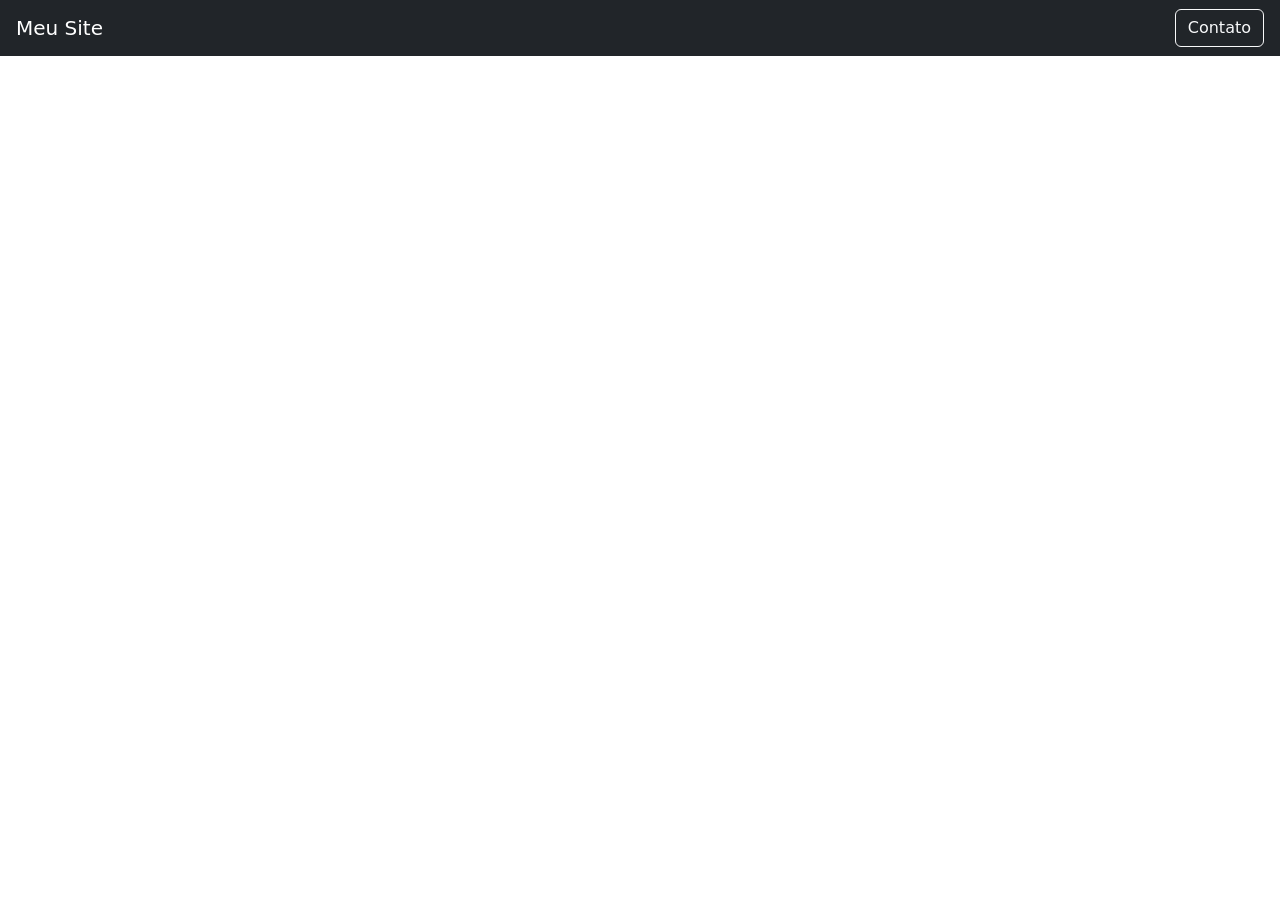
<file: ex10a-al-fazer-nav-modal-(ex)/ex10a.html>
<!DOCTYPE html>
<html lang="pt-br">
<head>
  <meta charset="UTF-8">
  <title>Modal com Formulário</title>
  <meta name="viewport" content="width=device-width, initial-scale=1">

  <!-- Bootstrap CSS -->
  <link href="https://cdn.jsdelivr.net/npm/bootstrap@5.3.2/dist/css/bootstrap.min.css" rel="stylesheet">
</head>
<body>

<!-- Navbar -->
<nav class="navbar navbar-dark bg-dark px-3">
  <span class="navbar-brand">Meu Site</span>
  <button class="btn btn-outline-light" data-bs-toggle="modal" data-bs-target="#contatoModal">
    Contato
  </button>
</nav>

<!-- Modal -->
<div class="modal fade" id="contatoModal" tabindex="-1">
  <div class="modal-dialog">
    <div class="modal-content">
      
      <div class="modal-header">
        <h5 class="modal-title">Formulário de Contato</h5>
        <button type="button" class="btn-close" data-bs-dismiss="modal"></button>
      </div>

      <div class="modal-body">
        <form class="needs-validation" novalidate>

          <!-- Nome -->
          <div class="mb-3">
            <label class="form-label">Nome</label>
            <input type="text" class="form-control" required>
            <div class="invalid-feedback">
            </div>
          </div>

          <!-- Email -->
          <div class="mb-3">
            <label class="form-label">Email</label>
            <input type="email" class="form-control" required>
            <div class="invalid-feedback">
            </div>
          </div>

          <!-- Email -->
          <div class="mb-3">
            <label class="form-label">Mensagem</label>
            <input type="email" class="form-control" required>
            <div class="invalid-feedback">
            </div>
          </div>

          <button class="btn btn-primary" type="submit">Enviar</button>
        </form>
      </div>

    </div>
  </div>
</div>

<!-- Bootstrap JS + Validação -->
<script src="https://cdn.jsdelivr.net/npm/bootstrap@5.3.2/dist/js/bootstrap.bundle.min.js"></script>

<script>
(() => {
  'use strict';
  const forms = document.querySelectorAll('.needs-validation');

  Array.from(forms).forEach(form => {
    form.addEventListener('submit', event => {
      if (!form.checkValidity()) {
        event.preventDefault();
        event.stopPropagation();
      }
      form.classList.add('was-validated');
    }, false);
  });
})();
</script>

</body>
</html>
</file>
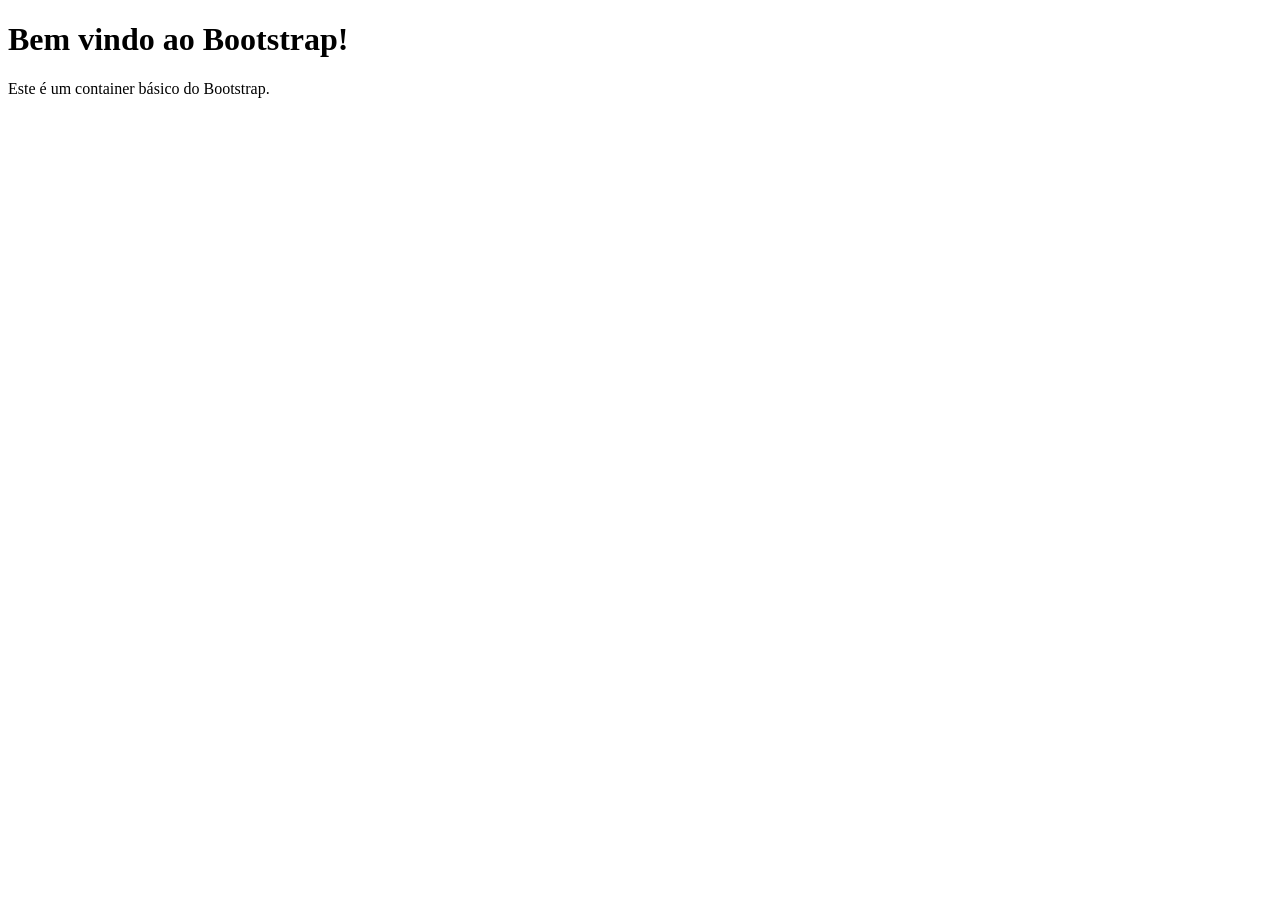
<file: ex1_instalacao-cdn/ex1.html>
<!DOCTYPE html>
<html lang="pt-br">
<head>
    <meta charset="UTF-8">
    <meta name="viewport" content="width=device-width, initial-scale=1.0">
    <title>Introdução ao Bootstrap</title>

    <!-- 1ª Digitação (Aqui) -->
     <!-- <link href="https://cdn.jsdelivr.net/npm/bootstrap@5.3.8/dist/css/bootstrap.min.css" rel="stylesheet" integrity="sha384-sRIl4kxILFvY47J16cr9ZwB07vP4J8+LH7qKQnuqkuIAvNWLzeN8tE5YBujZqJLB" crossorigin="anonymous">  -->

</head>
<body>

    <!-- 2ª Digitação (Aqui) -->
     <div class="container">
        <h1>Bem vindo ao Bootstrap!</h1>
        <p>Este é um container básico do Bootstrap.</p>
     </div>

</body>
</html>
</file>
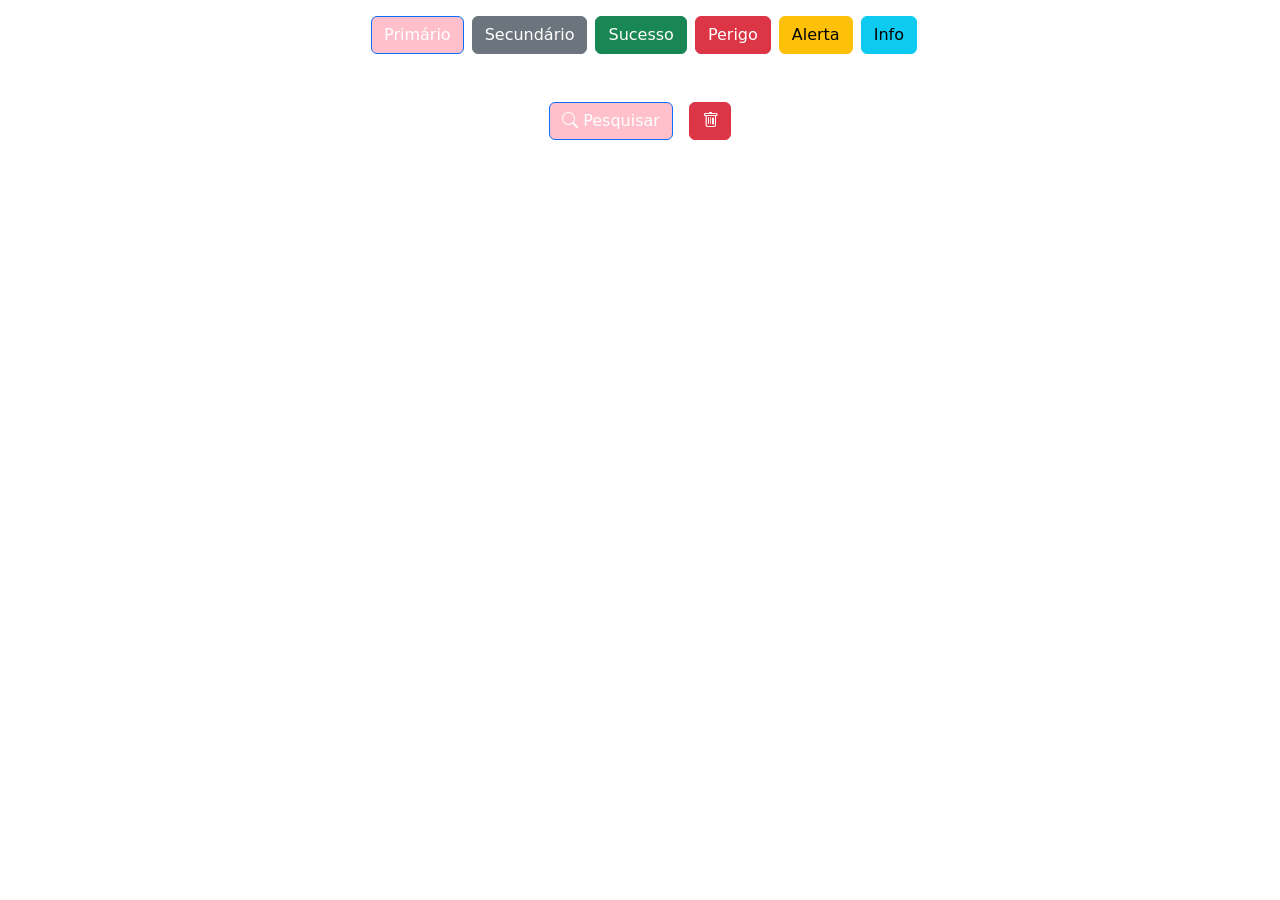
<file: ex3_botoes/ex3.html>
<!DOCTYPE html>
<html lang="pt-br">
<head>
    <meta charset="UTF-8">
    <meta name="viewport" content="width=device-width, initial-scale=1.0">
    <title>Botões Bootstrap</title>

    <!-- Bootstrap CSS -->
    <link href="https://cdn.jsdelivr.net/npm/bootstrap@5.3.0/dist/css/bootstrap.min.css" rel="stylesheet">

    <!-- CSS Personalizado -->
     <link rel="stylesheet" href="style.css">
    <!-- Bootstrap ícones -->
    <link rel="stylesheet" href="https://cdn.jsdelivr.net/npm/bootstrap-icons@1.11.3/font/bootstrap-icons.css">

</head>
<body>


    <!-- 1ª Digitação (Aqui) -->
     <div class="container d-flex justify-content-center mt-3">
          <button class="btn btn-primary ms-2">Primário</button>
          <button class="btn btn-secondary ms-2">Secundário</button>
          <button class="btn btn-success ms-2">Sucesso</button>
          <button class="btn btn-danger ms-2">Perigo</button>
          <button class="btn btn-warning ms-2">Alerta</button>
          <button class="btn btn-info ms-2">Info</button>
     </div>

     <div class="container d-flex justify-content-center mt-5">
          <!-- Botão com ícone -->
           <button class="btn btn-primary">
               <i class="bi bi-search"></i> Pesquisar
           </button>

           <!-- Botã com ícone -->
            <button class="btn btn-danger ms-3">
                <i class="bi bi-trash"></i>
            </button>
     </div>
     

    <script src="https://cdn.jsdelivr.net/npm/bootstrap@5.3.0/dist/js/bootstrap.bundle.min.js"></script>
</body>
</html>
</file>
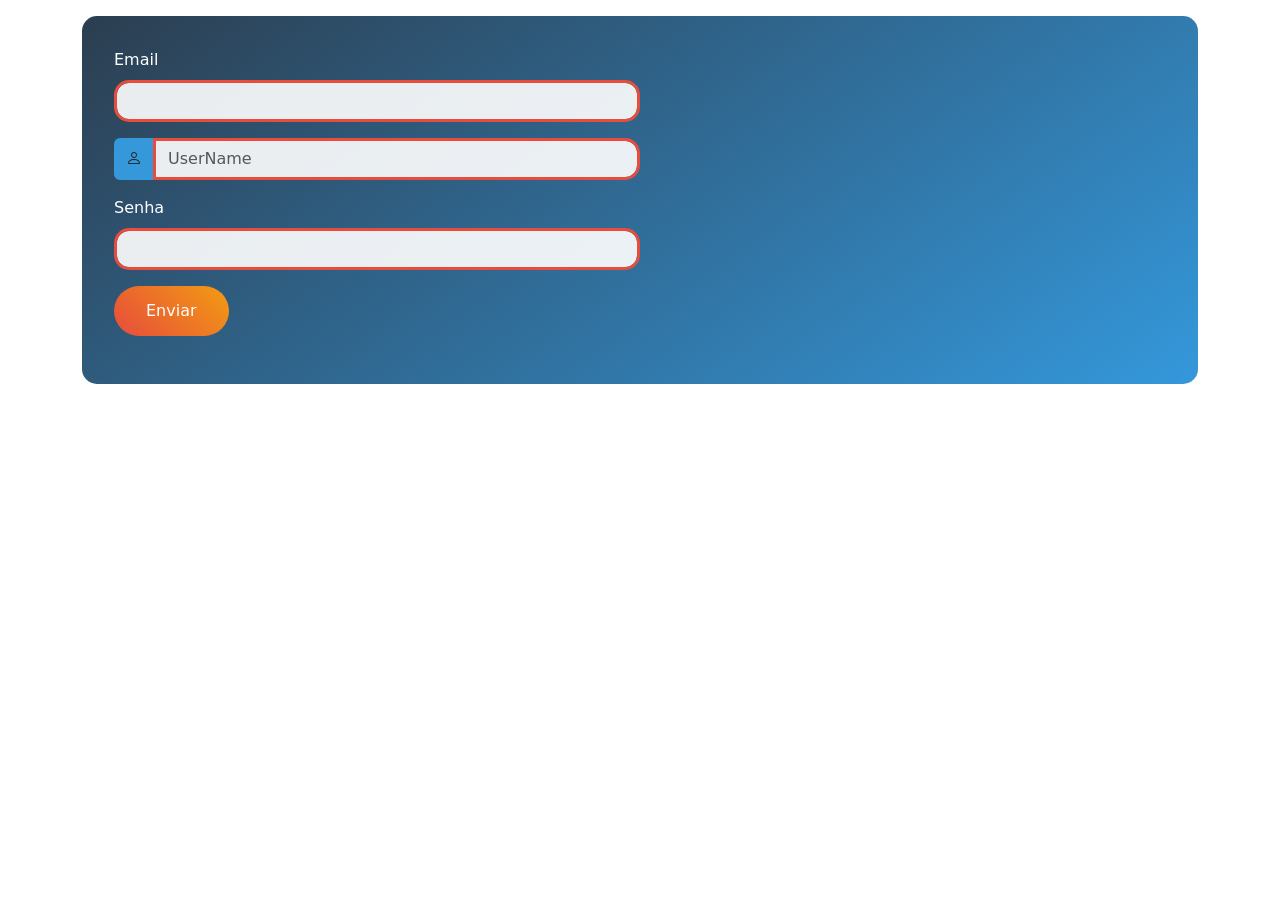
<file: ex4_formulario-sub-css/ex4.html>
<!DOCTYPE html>
<html lang="pt-br">
<head>
    <meta charset="UTF-8">
    <meta name="viewport" content="width=device-width, initial-scale=1.0">
    <title>Formulário Bootstrap Customizado</title>

    <!-- Bootstrap CSS -->
    <link href="https://cdn.jsdelivr.net/npm/bootstrap@5.3.0/dist/css/bootstrap.min.css" rel="stylesheet">
    
    <!-- Bootstrap ícones -->
    <link rel="stylesheet" href="https://cdn.jsdelivr.net/npm/bootstrap-icons@1.11.3/font/bootstrap-icons.css">
    
    <!-- CSS customizado -->
    <link rel="stylesheet" href="styles.css">
</head>
<body>


    <!-- 1ª Digitação (Aqui) -->
     <div class="container mt-3">
        <form class="custom-form">
            <div class="col-sm-6 mb-3">
                <label for="email" class="form-label">Email</label>
                <input type="email" class="form-control custom-input" id="email">
            </div>

            <div class="col-sm-6 mb-3">
                <div class="input-group">
                    <span class="input-group-text custom-icon">
                        <i class="bi bi-person"></i>
                    </span>
                     <input type="text" class="form-control custom-input" placeholder="UserName">
                </div>
            </div>

            <div class="col-sm-6 mb-3">
                <label for="senha" class="form-label">Senha</label>
                <input type="password" class="form-control custom-input mb-3" id="senha">
            </div>

            <button type="submit" class="btn btn-primary custom-button mb-3">Enviar</button>
        </form>
     </div>


    <script src="https://cdn.jsdelivr.net/npm/bootstrap@5.3.0/dist/js/bootstrap.bundle.min.js"></script>
</body>
</html>
</file>
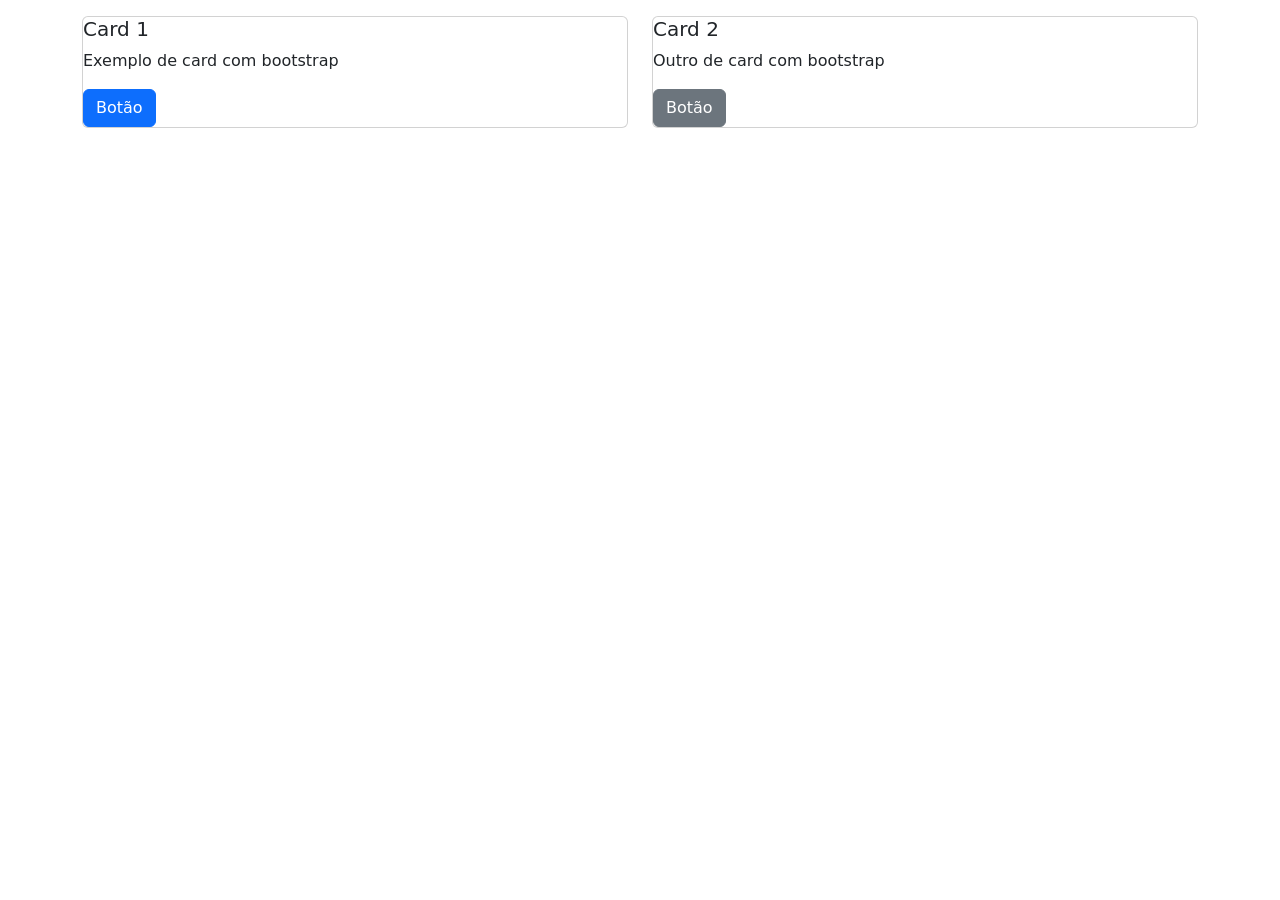
<file: ex5_cards/ex5.html>
<!DOCTYPE html>
<html lang="pt-br">
<head>
    <meta charset="UTF-8">
    <meta name="viewport" content="width=device-width, initial-scale=1.0">
    <title>Cards Bootstrap</title>

    <!-- Bootstrap via CDN -->
    <link href="https://cdn.jsdelivr.net/npm/bootstrap@5.3.0/dist/css/bootstrap.min.css" rel="stylesheet">
</head>
<body>


  <!-- 1ª Digitação (Aqui) -->
   <div class="container mt-3">
    <div class="row ">

      <div class="col-sm-6">
        <!-- coluna 1 -->
         <div class="card">
            <div class="card-boddy">
              <h5 class="card-tittle">Card 1</h5>
              <p class="card-text">Exemplo de card com bootstrap</p>
              <a href="#" class="btn btn-primary">Botão</a>
            </div>
         </div>
      </div>


   <div class="col-sm-6">
        <!-- coluna 2 -->
         <div class="card">
            <div class="card-boddy">
              <h5 class="card-tittle">Card 2</h5>
              <p class="card-text">Outro de card com bootstrap</p>
              <a href="#" class="btn btn-secondary md">Botão</a>
            </div>
         </div>
      </div>
 

    </div>
   </div>

    <script src="https://cdn.jsdelivr.net/npm/bootstrap@5.3.0/dist/js/bootstrap.bundle.min.js"></script>
</body>
</html>
</file>
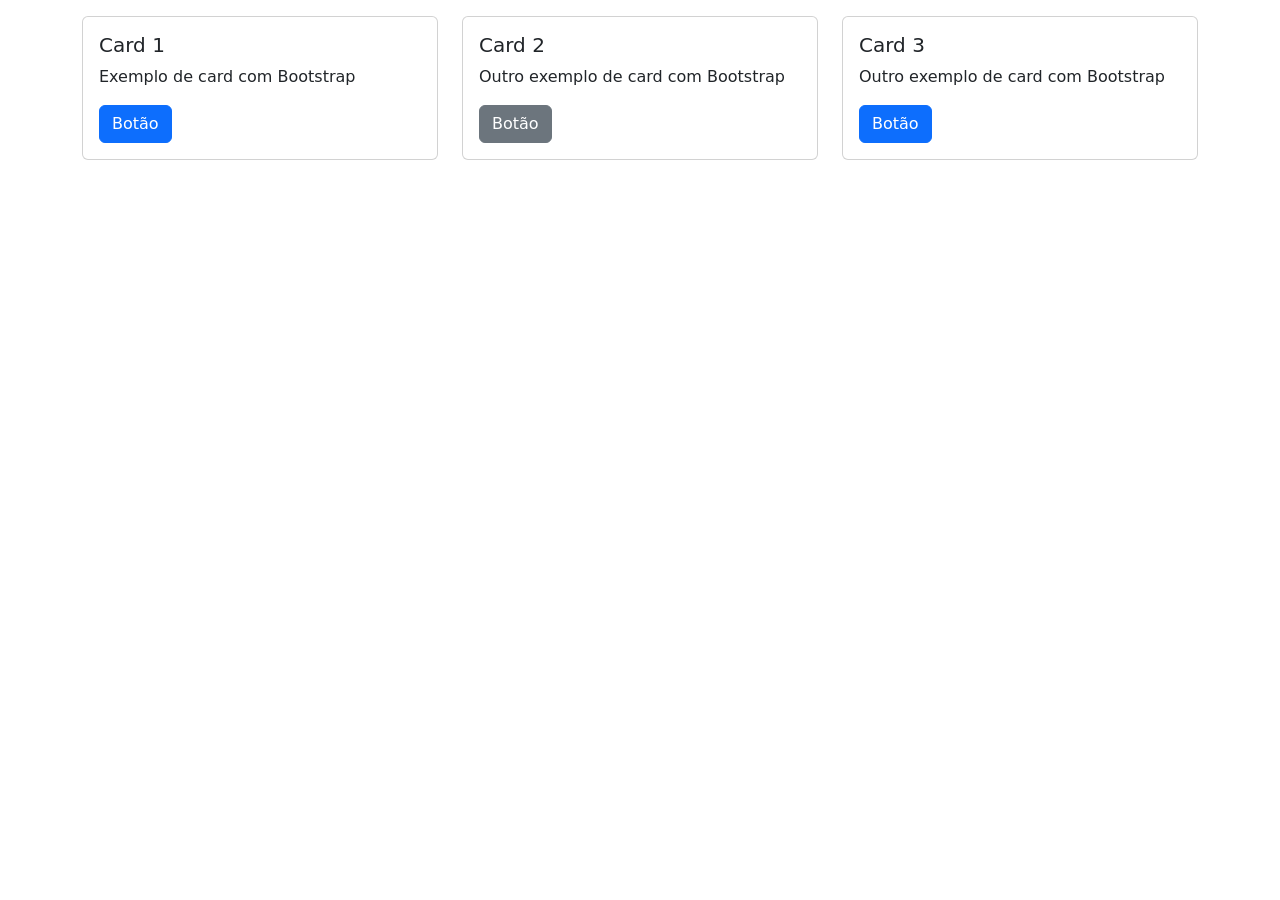
<file: ex5a-al-fazer-grid-(ex)/ex5a.html>
<!-- 1ª Digitação (Resolver exercício aqui) -->
<!DOCTYPE html>
<html lang="pt-br">
<head>
    <meta charset="UTF-8">
    <meta name="viewport" content="width=device-width, initial-scale=1.0">
    <title>Cards Bootstrap</title>
    <link href="https://cdn.jsdelivr.net/npm/bootstrap@5.3.0/dist/css/bootstrap.min.css" rel="stylesheet">
</head>
<body>


  <!-- 1ª Digitação (Aqui) -->
   <div class="container mt-3">
      <div class="row">
        <div class="col-sm-4">
          <div class="card">
            <div class="card-body">
              <h5 class="card-title">Card 1</h5>
              <p class="card-text">Exemplo de card com Bootstrap</p>
              <a href="#" class="btn btn-primary">Botão</a>
            </div>
          </div>
        </div>

        <div class="col-sm-4">
          <div class="card">
            <div class="card-body">
              <h5 class="card-title">Card 2</h5>
              <p class="card-text">Outro exemplo de card com Bootstrap</p>
              <a href="#" class="btn btn-secondary">Botão</a>
            </div>
          </div>
        </div>

        <div class="col-sm-4">
          <div class="card">
            <div class="card-body">
              <h5 class="card-title">Card 3</h5>
              <p class="card-text">Outro exemplo de card com Bootstrap</p>
              <a href="#" class="btn btn-primary">Botão</a>
            </div>
          </div>
        </div>
    </div>
    </div>


    <script src="https://cdn.jsdelivr.net/npm/bootstrap@5.3.0/dist/js/bootstrap.bundle.min.js"></script>
</body>
</html>
</file>
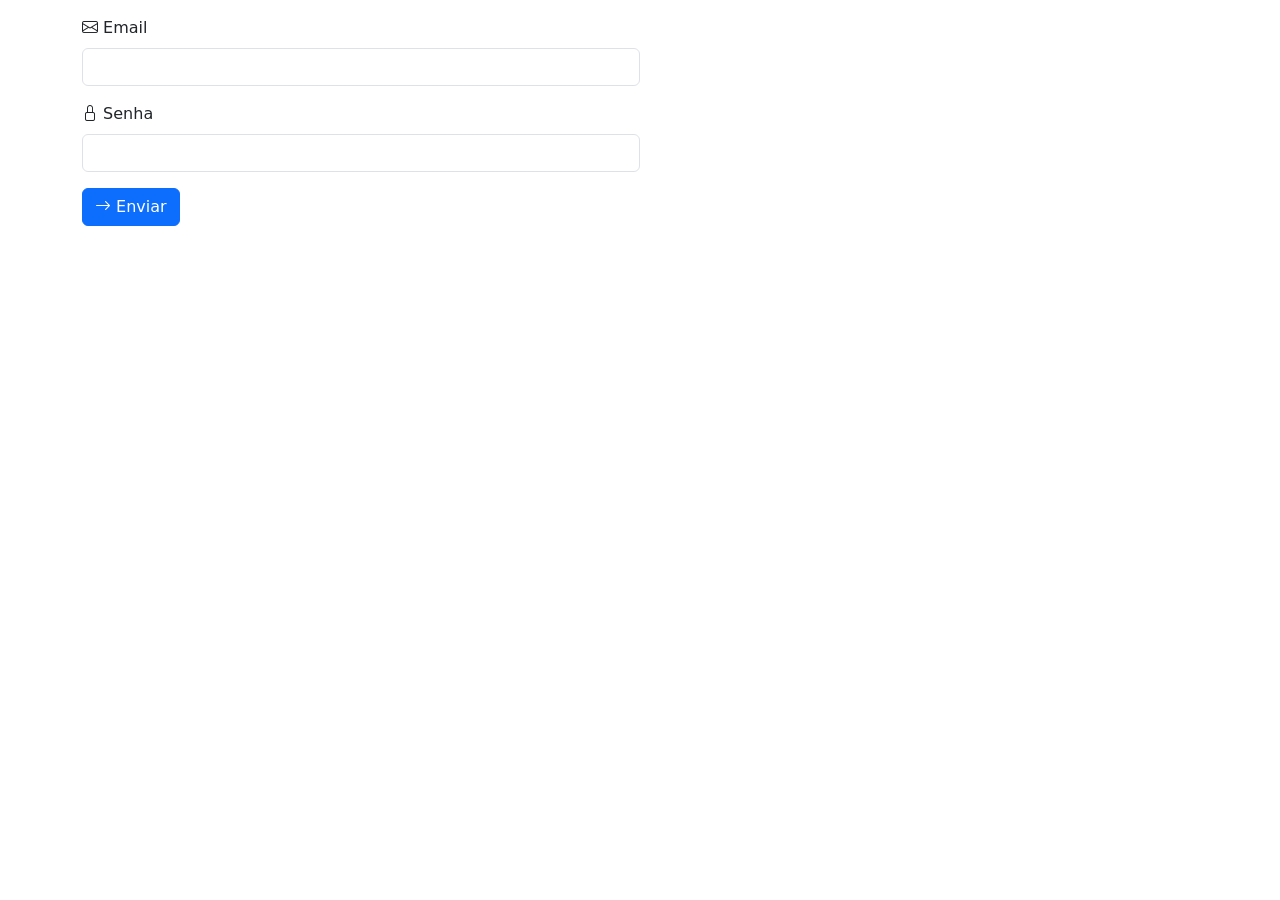
<file: ex5b-al-fazer-formulario-(ex)/ex5b.html>
<!-- 1ª Digitação (Resolver exercício aqui) -->
 <!DOCTYPE html>
<html lang="pt-br">
<head>
    <meta charset="UTF-8">
    <meta name="viewport" content="width=device-width, initial-scale=1.0">
    <title>Formulário Bootstrap Customizado</title>

    <!-- Bootstrap CSS -->
    <link href="https://cdn.jsdelivr.net/npm/bootstrap@5.3.0/dist/css/bootstrap.min.css" rel="stylesheet">
    
    <!-- Bootstrap ícones -->
    <link rel="stylesheet" href="https://cdn.jsdelivr.net/npm/bootstrap-icons@1.11.3/font/bootstrap-icons.css">
    
</head>
<body>


    <!-- 1ª Digitação (Aqui) -->
     <div class="container mt-3">
        <form class="custom-form">
            <div class="col-sm-6 mb-3 bi-envelope">
                <label for="email" class="form-label">Email</label>
                <input type="email" class="form-control custom-input" id="email">
            </div>


            <div class="col-sm-6 mb-3 bi-lock">
                <label for="senha" class="form-label">Senha</label>
                <input type="password" class="form-control custom-input mb-3" id="senha">
            </div>

            <button type="submit" class="btn btn-primary custom-button mb-3 bi-arrow-right"> Enviar</button>
        </form>
     </div>


    <script src="https://cdn.jsdelivr.net/npm/bootstrap@5.3.0/dist/js/bootstrap.bundle.min.js"></script>
</body>
</html>
</file>
<file: ex13_projeto_imovi/css/styles.css>
* {
    font-family: 'Lato', sans-serif;
}

.bg-primary-color {
    background-color: #fff;
}

.bg-secondary-color {
    background-color: #ece8e2;
}

.bg-dark-color {
    background-color: #050505;
}

.primary-color {
    color: #050505;
}

.secondary-color {
    color: #7a7a7a;
}

/* NAVBAR */
#navbar {
    border-bottom: 1px solid #7a7a7a;
}

#navbar a {
    color: #050505;
}

#navbar a:hover {
    color: #7a7a7a;
}

#navbar .active {
    border-bottom: 1px solid #050505;
}

.navbar-brand {
    display: flex;
}

.navbar-brand img {
    width: 40px;
}

.navbar-brand span {
    font-weight: 700;
    font-size: 1.5rem;
    margin-left: 0.5rem;
}

#navbar-items .navbar-nav {
    display: flex;
    justify-content: center;
    width: 100%;
}

#navbar-items .nav-item {
    margin: 0 1em;
}

/* SLIDER */
#slider {
    margin-top: 8em;
    margin-bottom: 1em;
}

#slider .carousel-caption {
    bottom: 3em;
}

#slider .carousel-caption h5 {
    font-size: 2.5em;
    text-shadow: #000 2px 2px;
}

.btn {
    border-radius: 0;
}

#slider .btn {
    padding: 0.3em 0.8em;
    font-size: 1em;
    margin-top: 1em;
}

.carousel-control-prev,
.carousel-control-next {
    opacity: 0.7;
}

.carousel-control-prev i,
.carousel-control-next {
    opacity: 0.7;
}

.carousel-indicators [data-bs-target] {
    background-color: #222;
    opacity: 0.8;
}

.carousel-indicators .active {
    background-color: #000;
}

@media (min-width: 768px) {
    #slider .carousel-caption {
        bottom: 15em;
    }
    #slider .carousel-caption h5 {
        font-size: 4em;
        text-shadow: #000 2px 3px;
    }
    #slider .btn {
        padding: 0.6em 1.6em;
        font-size: 1.2em;
        margin-top: 1em;
    }
    .carousel-indicators {
        bottom: 7em;
    }
}

/* MINI BANNERS */
#mini-banners {
    margin-bottom: 4em;
}

#mini-banners .card {
    padding: 2em 0.3em;
    border-radius: 0;
}

#mini-banners i {
    font-size: 4em;
}

#mini-banners .card-tittle {
    margim-bottom: 1.5em;
}

#mini-banners .btn {
    margim-top: 1.5em;
    padding: 0.6em 1.2em;
}

#mini-banners .card {
    margin-bottom: 1em;
}

@media (min-width: 768px) {
    #mini-banners {
        margin-top: -6em;
    }
}

/* DESTAQUES */
#featured-container {
    margin-bottom: 4em;
}

.tittle {
    font-size: 1.75em;
    margin-bottom: 0.4em;
    position: relative;
}

.tittle:before {
    width: 75px;
    border-top: 4px solid #7a7a7a;
    content: '';
    position: absolute;
    bottom: 2em;
}

#featured-images {
    margin-top: 2em;
}

#featured-images .col-md-4 {
    position: relative;
    cursor: pointer;
}

#featured-images .col-md-4:hover > .banner-content {
    opacity: 0.8;
}

#featured-images .banner-content {
    position: absolute;
    top: 0;
    left: 0;
    height: 100%;
    width: 100%;
    background-color: #fff;
    display: flex;
    align-items: center;
    justify-content: center;
    flex-direction: column;
    opacity: 0.6;
    transition: 0.5s;
}

@media (min-width: 768px) {
    .title {
        font-size: 2.4em;
    }

    .title:before {
        bottom: 1.5em;
    }

    #featured-images .banner-content {
        opacity: 0;
    }
}

/* INFO */
#info-content {
    margin-bottom: 4em;
    padding: 4em 1em;
}

#info-numbers {
    margin-bottom: 4em;
    padding: 4em 1em;
}

#info-banner {
    align-items: center;
    display: flex;
    margin-bottom: 2.5em;
}

#info-numbers h3 {
    font-size: 3em;
}

@media (min-width: 768px) {
    #info-content {
        padding: 3.5em;
    }
}

/* FOOTER TOP */
#footer {
    padding: 3em 2em;
}

#footer-top {
    margin-bottom: 2em;
}

#footer-top,
#footer-top i {
    color: #fff;
}

#social-icons {
    text-align: right;
}

#social-icons i {
    margin-right: 1em;
    font-size: 1.5em;
    cursor: pointer;
}

#social-icons i:hover {
    color: #7a7a7a;
}

/* FOOTER DETAILS */
#footer-details {
    margin-bottom: 3em;
}

#news-container,
#contact-container,
#links-container {
    padding: 0;
    border: 0;
    margim-bottom: 2em;
}

#footer-details h4 {
    color: #fff;
    margin-bottom: 1.5em;
}

#news-container input {
    border-radius: 0;
    border: none;
}

#links-container li {
    margin-bottom: 0.5em;
}

#links-container a {
    text-decoration: none;
}

#links-container a:hover {
    color: #fff;
}

/* FOOTER BOTTOM */
#footer-bottom {
    border-top: 1px solid #7a7a7a;
    padding-top: 2em;
}

#footer-bottom i {
    color: #e61e10;
}

@media (min-width: 768px) {
    #news-container {
        padding-right: 2em;
    }

    #contact-container {
        padding: 0 2em;
        border-left: 1px solid #7a7a7a;
        border-right: 1px solid #7a7a7a;
    }

    #links-container {
        padding-left: 2em;
    }
}
</file>
<file: ex11_projeto_art/Art_(Alunos)/css/styles.css>
/* ESTILOS GERAIS */
* {
    color: #25282e;
}

a, i {
    transition: .5s;
    text-decoration: none;
}

.secondary-color {
    color: #555;
}

.center-image {
    background-size: cover;
    background-position: center;
}

.btn {
    text-decoration: none;
    background-color: #25282e;
    color: #FFF;
    padding: 7px 18px;
    border-radius: 0;
}

.btn:hover {
    background-color: #333;
    color: #FFF;
}

/* HEADER */
#header {
    text-align: center;
    padding: 20px;
    border-bottom: 1px solid #CCC;
}


#header p {
    margin-bottom: 0;
}

#logo-container {
    display: flex;
    justify-content: center;
}

#logo {
    width: 40px;
    margin-right: 15px;
}

/* NAVBAR */
#navbar {
    padding: 10px;
    margin: 10px auto;
}

#navbar a {
    width: 80px;
    color: #444;
}

#navbar a:hover {
    color: #c1b696;
}

/* MAIN IMAGE */
.main-image {
    height: 400px;
    background-image: url('../img/g_1.jpg');
    margin-bottom: 30px;
    position: relative;
}

.main-image-info {
    background-color: #FFF;
    padding: 25px;
    position: absolute;
    left: 25px;
    bottom: 25px;
}

/* GALLERY */
#img-2 {
    background-image: url('../img/g_2.jpg');
}

#img-3 {
    background-image: url('../img/g_3.jpg');
}

#img-4 {
    background-image: url('../img/g_4.jpg');
}

#img-5 {
    background-image: url('../img/g_5.jpg');
}

#img-6 {
    background-image: url('../img/g_6.jpg');
}

#gallery-container h1 {
    text-align: center;
}


#gallery-container h1,
#gallery-container .col-md-6,
#gallery-container .col-xs-12 {
    margin-bottom: 50px;
}

.small-image-container {
    height: 250px;
    margin-bottom: 20px;
}

/* FOOTER */
footer {
    border-top: 1px solid #CCC;
    height: 250px;
    padding: 30px;
}

footer i {
    font-size: 20px;
}

#social-icons-container {
    padding: 25px;
}

#social-icons-container div {
    text-align: center;
}

footer p {
    text-align: center;
    margin: 20px;
}

a:hover i {
    color: #c1b696;
}
</file>
<file: ex12_projeto-perfectwatch/PerfectWatch (Completo)/PerfectWatch (Completo)/css/styles.css>
/* Define uma fonte padrão para todos os elementos */
*{
    font-family: 'Montserrat', sans-serif;
}

/* Estilos gerais para o corpo da página */
body {
    background-color: #252525; /* Cor de fundo do corpo */
    color: #FFF; /* Cor do texto */
}

/* Classes para diferentes cores de fundo */
.primary-bg-color {
    background-color: #252525;
}
.destaque {
    background-color: #0D0D0D;
}
.secondary-bg-color {
    background-color: #976DF2;
}
.light-bg-color {
    background-color: #FCF5EB;
}
.dark-bg-color {
    background-color: #0D0D0D;
}

/* Classes para diferentes cores de texto */
.primary-color {
    color: #976DF2;
}
.secondary-color {
    color: #F2F2F2;
}
.light-color {
    color: #FCF5EB;
}


/* Estilos para a barra de navegação (navbar) */

/* Ajusta a direção e alinhamento dos itens da barra de navegação */
#navbar .navbar-nav {
    flex-direction: row;
    justify-content: flex-end;
}

/* Define margem à esquerda para os itens da barra de navegação */
#navbar .navbar-nav li {
    margin-left: 1em;
}

/* Define a cor do texto e links na barra de navegação */
#navbar a,
#navbar button {
    color: #FFF;
}

/* Ajusta a posição dos itens da barra de navegação */
#navbar li {
    position: relative;
}

/* Define estilo para ícones na barra de navegação */
#navbar i {
    font-size: 20px;
}

/* Define estilo de cor quando o mouse passa sobre os ícones */
#navbar i:hover {
    color: #976DF2;
}

/* Define estilo para caixa com número (ex: quantidade de itens) */
#navbar span {
    position: absolute;
    top: -8px;
    right: -8px;
    width: 20px;
    height: 20px;
    border-radius: 50%;
    background-color: #EF3636;
    text-align: center;
}

/* Posiciona a caixa com número no item de sacola de compras */
#bag-item span {
    left: 20px;
}

/* Estilos para a marca/logo na barra de navegação */
.navbar-brand {
    font-weight: 700;
    width: 100%;
    text-align: center;
}

/* Estilo de hover para links 'sobre' */
.sobre a:hover {
    color: #0D0D0D !important; /* Importante para sobrepor outros estilos */
}

/* Ajusta estilo quando a largura da tela é maior do que 768px */
@media(min-width: 768px) {
    .navbar-brand {
        text-align: left;
    }
}

/* Ajusta o espaçamento entre itens da barra de navegação */
#navbar-items {
    justify-content: space-between;
}

/* Ajusta espaçamento quando a largura da tela é maior que 768px */
@media(min-width: 768px) {
    #navbar-items {
        display: flex;
        min-width: 80%;
    }
}

/* Estilos para formulários de busca e newsletter */
#search-form,
#news-form {
    width: 100%;
    margin: 2em 0;
}

/* Ajusta largura e margem quando a largura da tela é maior que 768px */
@media(min-width: 768px) {
    #search-form,
    #news-form {
        width: 50%;
        margin: 0;
    }
}

/* Estilos para campos de input em formulários */
#search-form,
#news-form {
    border: 2px solid #F2F2F2;
    border-radius: 3px;
    padding: 5px 15px;
}

/* Estilos para campos de input em formulários */
#search-form input,
#news-form input {
    background-color: transparent;
    border: none;
    color: #FFF;
}

/* Estilos para campos de input quando focados */
#search-form input:focus,
#news-form input:focus {
    box-shadow: none;
}

/* Estilos para placeholders em campos de input */
#search-form input::placeholder,
#news-form input::placeholder {
    color: #FFF;
}


/* Estilos para a barra de navegação inferior (bottom-navbar) */

/* Ajusta a posição dos itens na barra de navegação inferior */
#bottom-navbar-container .container {
    justify-content: flex-end;
}

/* Define cor do texto e links na barra de navegação inferior */
#bottom-navbar-container a {
    color: #FFF;
    font-weight: 600;
}

/* Define tamnho do ícone do botão para mostrar/esconder o menu */
.navbar-toggler {
    font-size: 1.5em;
}
/* Estilos para os banners */

/* Define espaçamento interno para o contêiner de banners */
#banners-container {
    padding: 0;
}

/* Posicionamento e espaçamento para a legenda do carousel */
.carousel-caption {
    bottom: 5em;
    padding: 1em;
    left: 12%;
    right: 12%;
}

/* Estilos para o título na legenda do carousel */
.carousel-caption h5 {
    font-size: 1.8em;
}

/* Media query para telas com largura mínima de 768px */
@media(min-width: 768px) {
    /* Ajusta altura dos itens do carousel e imagens */
    #slider .carousel-item,
    #slider img {
        height: 600px;
    }

    /* Ajusta posicionamento e espaçamento da legenda do carousel */
    .carousel-caption {
        left: 23%;
        right: 23%;
    }

    /* Ajusta tamanho do título na legenda do carousel */
    .carousel-caption h5 {
        font-size: 4em;
    }
}

/* Estilos para os mini banners */
/* Ajusta margem superior para sobrepor os banners principais */
#mini-banners {
    margin-top: -3em;
    z-index: 10;
}

/* Estilos para as colunas dos mini banners */
#mini-banners .col-12 {
    z-index: 1;
    height: 300px;
    padding: 1.5em;
    position: relative;
    display: flex;
    flex-direction: column;
    justify-content: space-between;
}

/* Media query para telas com largura mínima de 768px */
@media(min-width: 768px) {
    /* Ajusta largura máxima das colunas dos mini banners */
    #mini-banners .col-12 {
        max-width: 30%;
    }

    /* Ajusta tamanho do título nos mini banners */
    #mini-banners .col-12 h2 {
        font-size: 2.2em;
    }
}

/* Estilos para o título nos mini banners */
#mini-banners .col-12 h2 {
    text-transform: uppercase;
    max-width: 50px;
    font-size: 1.3em;
    font-weight: 700;
    line-height: 1em;
}

/* Estilos para as imagens nos mini banners */
#mini-banners .col-12 img {
    height: 220px;
    position: absolute;
    right: 1rem;
    bottom: 1rem;
}

 /* Estilos para links nos mini banners */
 #mini-banners .col-12 a {
    font-weight: bold;
    color: #FFF;
    font-size: .8rem;
    transition: .5s;
}

 /* Estilos de hover para links nos mini banners */
 #mini-banners .col-12 a:hover {
    color: #0D0D0D;
}

/* Estilos específicos para o primeiros mini banner */
#mini-banners #mini-banners-1 a:hover {
    color: #976DF2;
}

/* Estilos específicos para o terceiro mini banner  */
#mini-banners #mini-banner-3 a {
    color: #0D0D0D;
}

/* Estilos de hover específicos para o terceiro mini banner */
#mini-banners #mini-banner-3 a:hover {
    color: #976DF2;
}
/* ____________________________________________________ */
/* BEST SELLERS */

/* Define altura e ajusta o redimensionamento das imagens nos cartões */
.card-img-top {
    height: 200px;
    object-fit: cover;
}

/* Define espaçamento interno para a seção de best sellers */
#best-sellers {
    padding: 4em 0;
}
 /* Remove margens horizontais para a linha de produtos */
 #best-sellers .row {
    margin: 0;
 }

 /* Ajusta o espaçamento interno das colunas dos produtos */
 #best-sellers .col-md-3 {
    padding: 0;
 }

 /* Estilos para o título da seção */
 .title {
    text-transform: uppercase;
    font-weight: 900;
    font-size: 2.5em;
    margin-bottom: 1em;
    text-align: center;
 }

 /* Media query para telas com largura mínima de 768px */
 @media(min-width: 768px) {
    /* Ajusta o alinhamento do título para a esquerda */
    .title {
        text-align: left;
    }
 }

 /* Estilos para os preços */
 .original-price {
    font-size: 18px;
    color: #F2F2F2;
    text-decoration: line-through;
    margin-right: 10px;
 }

 .discount-price {
    font-size: 24px;
    color: #976DF2; /* Cor destacada para o preço mais baixo */
 }
 
 /* Estilos para os catões de produtos */
 .card {
    text-align: center;
    border-radius: 0;
 }

 /* Ajusta o tamanho da imagem nos cartões */
 .card img {
    width: 140px;
    margin: 2em auto;
 }

 /* Estilos paea a categoria de produtos nos cartões */
 .card .card-category {
    font-size: .8rem;
 }

 /* Estilos para o texto nos cartões */
 .card .card-text {
    margin: 2em 0;
    font-weight: bold;
 }

 /* Estilos para os botões de compra */
 .btn {
    background-color: transparent;
    border-color: #976DF2;
 }

 /* Estilos de hover para os botões de compra */
 .btn:hover {
    background-color: #976DF2;
    border-color: #976DF2;
 }

 /* _________________________________________________________ */
 /* BOTTOM BANNER */

 /* Define cor de fundo, espaçamento interno e margens para o banner */
 #bottom-banner {
    background-color: #0D0D0D;
    padding: 6em;
    margin-bottom: 4em;
    text-align: center;
 }

 /* Deine estilo para o subtítulo da oferta e título */
 #bottom-banner .offer-subtitle,
 #bottom-banner h2 {
    text-transform: uppercase;
    font-weight: bold;
 }

 /* Define estilo para o botão */
 #bottom-banner .btn {
    margin: 2em;
    font-weight: bold;
    padding: 1em;
 }

 /* Define tamanho máximo para a imagem */
 #bottom-banner img {
    max-width: 175px;
 }

 /* Mdia query para telas com largura mínima de 168px */
 @media(min-width:768px) {
    /* Ajusta tamanho do título para telas maiores */
    #bottom-banner h2 {
        font-size: 5em;
    }
 }
 /* ________________________________________________________________ *
 /* ________________________________________________________*/
/* (Novidades) NEW PRODUCTS */

/* Define margem inferior para a seção de Novidades */
#new-products {
    margin-bottom: 5rem;
}

/* Estilos para o banner de Novidades */
#new-products-banner {
    display: flex;
    flex-direction: column;
    justify-content: center;
    align-items: center;
    background-color: #0D0D0D;
}

/* Estilos para título do banner de Novidades */
#new-products-banner h3 {
    text-transform: uppercase;
    font-weight: bold;
    margin-bottom: 1rem;
    font-size: 2rem;
}

/* Ajusta o espaçamento interno das colunas dos produtos */
#new-products .col-md-4 {
    padding: 0;
}

/* Define tamanho e margens para as imagens nos cartões de produtos */
#new-products .card img {
    height: 150px;
    width: 90px;
    margin: 2em auto;
}
 
/* GALLERY */

/* Estilos para os cotainers das imagens */
#gallery .image-container {
    background-size: cover;
    background-position: center;
    height: 225px;
    cursor: pointer;
    transition: .5s;
    border: 3px solid #0D0D0D;
}

/* Estilos ao passar o mouse sobre as imagens */
#gallery .image-container:hover {
    border-color: #976DF2;
}
/* Define a imagem de fundo para cada container */
#insta1 {
    background-image: url('../img/insta1.jpg');
}

#insta2 {
    background-image: url('../img/insta2.jpg');
}

#insta3 {
    background-image: url('../img/insta3.jpg');
}
#insta4 {
    background-image: url('../img/insta4.jpg');
}
#insta5 {
    background-image: url('../img/insta5.jpg');
}
#insta6 {
    background-image: url('../img/insta6.jpg');
}

/* FOOTER */

/* Estilos para a linha que separa os links do rodapé */
#footer-links-container {
    border-bottom: 1px solid #F2F2F2;
}

/* Estilos para as colunas no rodapé */
#footer .footer-column {
    padding: 2em;
    flex-direction: column;
    align-items: center;
    justify-content: center;
    text-align: center;
}

/* Estilos para as colunas do rodapé em telas maiores */
@media(min-widht: 795px) {
    #footer .footer-column {
        padding: 5em 2em;
    }
}

/* Estilos para os títulos das colunas de links no rodapé */
#footer-lins-container h3 {
    margin-bottom: 25px;
    text-transform: uppercase;
}

/* Estilos para os itens de lista nos links do rodapé */
#footer-links-container li {
    font-size: .8em;
    text-align: center;
}

/* Estilos para os links nos itens de lista do rodapé */
#footer-links-container li a {
    text-decoration: none;
}

/* Estilos ao passar o mouse sobre os links nos itens de lista do rodapé */
#footer-links-container li a:hover {
    color: #976DF2;
}

/* Estilos para a coluna centralno rodapé */
#footer-center {
    border-left: 1px solid #F2F2F2;
    border-right: 1px solid #F2F2F2;
}

/* Estilos para o título da coluna central no rodapé */
#footer-center h3 {
    font-weight: 900;
}

/* Estilos para o número de telefone na coluna central do rodapé */
#footer-center .store-phone {
    color: #976DF2;
    font-weight: bold;
    font-size: 2rem;
    margin-top: -15px;
}

/* NEWS */

/* Estilos para o container da seção de newsletter */
#newsletter-container {
    background-color: #0D0D0D;
    border-bottom: 1px solid #F2F2F2;
    text-align: center;
    padding: 20px;
}

/* Estilos para o formulário de inscrição na newsletter */
#news-form {
    max-width: 600px;
    margin: 15px auto;
}

/* Estilos para o ícone no formulário de inscrição */
#news-form i {
    font-size: 1.5em;
}

/* Estilos para o botão no formulário de inscrição */
#news-form .btn {
    color: #FFF;
}

/* Estilos para o container das redes sociais */
#social-container {
    margin: 20px auto;
}

/* Estilos para os ícones de redes sociais */
#social-container i {
    font-size: 1.5em;
    margin: 10px;
    cursor: pointer;
    color: #F2F2F2;
    transition: .3s;
}

/* Estilos ao passar o mouse sobre os ícones de redes sociais */
#social-container i:hover {
    color: #976DF2;
}

/* COPY */

/* Estilos para o container de direitos autorais */
#copy-container {
    text-align: center;
    padding: 30px;
}
</file>
<file: ex3_botoes/style.css>
.btn-primary {
    background-color: pink;
}
</file>
<file: ex4_formulario-sub-css/styles.css>
/* 2ª Digitação (Aqui) */
/* Formulário e inputs */
.custom-form {
    background: linear-gradient(145deg, #2c3e50,#3498db);
    padding: 2rem;
    border-radius: 15px;
}

.form-label{
    color: #fff;
}

.custom-icon {
    background-color: #3498db;
    border: #3498db;
}

.form-control.custom-input {
    border: 3px solid #e74c3c;
    border-radius: 15px;
    background-color: rgba(255, 255, 255, 0.9);
}

.form-control.custom-input:focus {
    border-color: #2ecc71;
    transform: scale(1.02);
}

.input-group {
    width: 100%;
}


.btn.btn-primary.custom-button {
    background: linear-gradient(45deg, #e74c3c, #f39c12);
    padding: 0.8rem 2rem;
    border-radius: 50px;
    border: none;
}

.btn.btn-primary.custom-button:hover {
    transform: translateY(-5px);
    box-shadow: 0 10px 20px rgba(231, 76, 60, 0.4);
}
</file>
